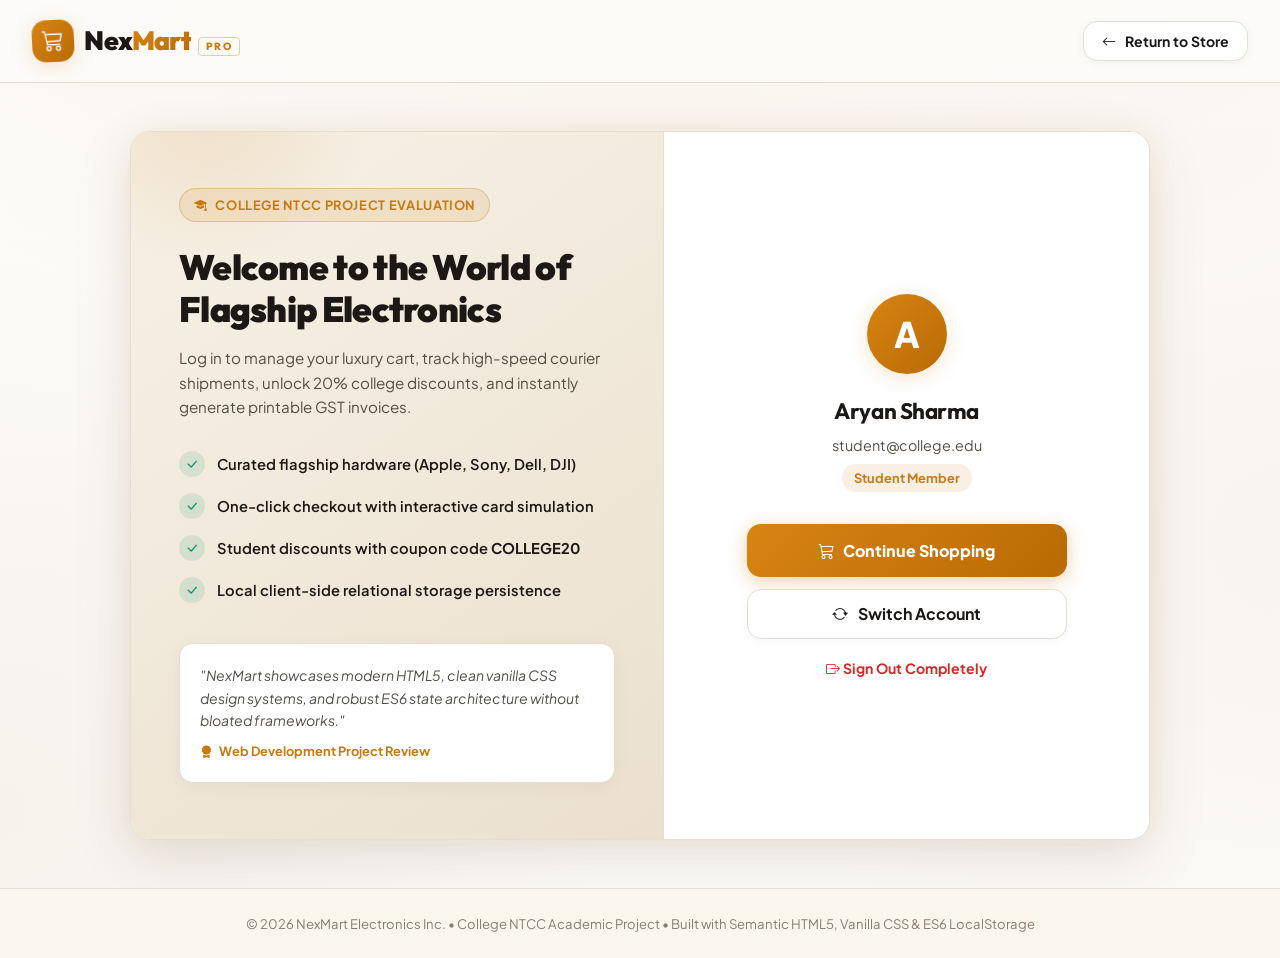
<file: login.html>
<!DOCTYPE html>
<html lang="en">
<head>
  <meta charset="UTF-8">
  <meta name="viewport" content="width=device-width, initial-scale=1.0">
  <meta name="description" content="NexMart - Secure Account Login and Registration. Access your orders, wishlist, and student discounts.">
  <title>Account Login & Register | NexMart Luxury Electronics</title>

  <!-- Google Fonts -->
  <link rel="preconnect" href="https://fonts.googleapis.com">
  <link rel="preconnect" href="https://fonts.gstatic.com" crossorigin>
  <link href="https://fonts.googleapis.com/css2?family=Outfit:wght@400;500;600;700;800;900&family=Plus+Jakarta+Sans:wght@300;400;500;600;700;800&display=swap" rel="stylesheet">

  <!-- Bootstrap Icons CDN -->
  <link rel="stylesheet" href="https://cdn.jsdelivr.net/npm/bootstrap-icons@1.11.3/font/bootstrap-icons.min.css">

  <!-- Main Stylesheet -->
  <link rel="stylesheet" href="css/style.css?v=8">

  <style>
    /* Dedicated Login Page Specific Styles */
    .auth-page-wrapper {
      min-height: 100vh;
      display: flex;
      flex-direction: column;
      justify-content: space-between;
      position: relative;
    }

    .auth-page-header {
      padding: 1.25rem 2rem;
      display: flex;
      justify-content: space-between;
      align-items: center;
      background: rgba(252, 251, 249, 0.95);
      border-bottom: 1px solid var(--border-subtle);
      backdrop-filter: var(--glass-backdrop);
    }

    .auth-page-body {
      flex: 1;
      display: flex;
      align-items: center;
      justify-content: center;
      padding: 3rem 1.5rem;
    }

    .auth-card-container {
      width: 100%;
      max-width: 1020px;
      background: #ffffff;
      border: 1px solid var(--border-subtle);
      border-radius: var(--radius-lg);
      box-shadow: 0 20px 60px rgba(80, 60, 40, 0.12), 0 0 30px rgba(200, 122, 18, 0.08);
      display: grid;
      grid-template-columns: 1.1fr 1fr;
      overflow: hidden;
    }

    /* Left Promo Showcase Banner */
    .auth-showcase-side {
      background: linear-gradient(145deg, #f7f1e6 0%, #ebe0ce 100%);
      padding: 3.5rem 3rem;
      display: flex;
      flex-direction: column;
      justify-content: space-between;
      border-right: 1px solid var(--border-subtle);
      position: relative;
      overflow: hidden;
    }

    .auth-showcase-side::before {
      content: '';
      position: absolute;
      top: -30%;
      left: -20%;
      width: 350px;
      height: 350px;
      background: radial-gradient(circle, rgba(200, 122, 18, 0.15), transparent 70%);
      pointer-events: none;
    }

    .showcase-badge {
      display: inline-flex;
      align-items: center;
      gap: 0.5rem;
      background: rgba(200, 122, 18, 0.12);
      color: var(--accent-gold);
      border: 1px solid rgba(200, 122, 18, 0.3);
      padding: 0.35rem 0.85rem;
      border-radius: var(--radius-full);
      font-size: 0.8rem;
      font-weight: 700;
      text-transform: uppercase;
      letter-spacing: 0.05em;
      margin-bottom: 1.5rem;
      width: fit-content;
    }

    .showcase-title {
      font-size: 2.2rem;
      line-height: 1.2;
      font-weight: 900;
      margin-bottom: 1rem;
      color: var(--text-primary);
    }

    .showcase-desc {
      color: var(--text-secondary);
      font-size: 0.95rem;
      line-height: 1.6;
      margin-bottom: 2rem;
    }

    .perks-checklist {
      list-style: none;
      display: flex;
      flex-direction: column;
      gap: 1rem;
      margin-bottom: 2.5rem;
    }

    .perk-check-item {
      display: flex;
      align-items: center;
      gap: 0.75rem;
      font-size: 0.92rem;
      color: var(--text-primary);
      font-weight: 600;
    }

    .check-icon-circle {
      width: 26px;
      height: 26px;
      border-radius: var(--radius-full);
      background: rgba(5, 150, 105, 0.12);
      color: var(--accent-green);
      display: flex;
      align-items: center;
      justify-content: center;
      font-size: 0.85rem;
      flex-shrink: 0;
    }

    .showcase-quote-card {
      background: #ffffff;
      border: 1px solid var(--border-subtle);
      border-radius: var(--radius-md);
      padding: 1.25rem;
      box-shadow: 0 4px 16px rgba(80, 60, 40, 0.06);
    }

    .quote-text {
      font-size: 0.88rem;
      color: var(--text-secondary);
      font-style: italic;
      margin-bottom: 0.6rem;
    }

    .quote-author {
      font-size: 0.8rem;
      font-weight: 700;
      color: var(--accent-gold);
      display: flex;
      align-items: center;
      gap: 0.4rem;
    }

    /* Right Form Side */
    .auth-form-side {
      padding: 3.5rem 3rem;
      display: flex;
      flex-direction: column;
      justify-content: center;
      background: #ffffff;
    }

    .auth-tab-nav {
      display: flex;
      border-bottom: 2px solid var(--border-subtle);
      margin-bottom: 1.75rem;
    }

    .auth-tab-trigger {
      flex: 1;
      padding: 0.85rem 0.5rem;
      text-align: center;
      font-weight: 700;
      font-size: 1.05rem;
      color: var(--text-muted);
      border-bottom: 2px solid transparent;
      margin-bottom: -2px;
      transition: all var(--transition-fast);
      cursor: pointer;
    }

    .auth-tab-trigger.active {
      color: var(--accent-gold);
      border-bottom-color: var(--accent-gold);
    }

    .input-icon-wrap {
      position: relative;
      display: flex;
      align-items: center;
    }

    .input-icon-wrap i.field-icon {
      position: absolute;
      left: 1rem;
      color: var(--text-muted);
      font-size: 1.05rem;
      pointer-events: none;
      transition: color var(--transition-fast);
    }

    .input-icon-wrap .form-control {
      padding-left: 2.75rem;
      padding-right: 2.75rem;
      width: 100%;
    }

    .input-icon-wrap .form-control:focus + i.field-icon {
      color: var(--accent-gold);
    }

    .btn-toggle-pwd {
      position: absolute;
      right: 0.85rem;
      color: var(--text-muted);
      cursor: pointer;
      font-size: 1.1rem;
      padding: 0.25rem;
      transition: color var(--transition-fast);
    }

    .btn-toggle-pwd:hover {
      color: var(--text-primary);
    }

    .remember-forgot-row {
      display: flex;
      justify-content: space-between;
      align-items: center;
      font-size: 0.85rem;
      margin: 1rem 0 1.5rem;
    }

    .remember-checkbox {
      display: flex;
      align-items: center;
      gap: 0.5rem;
      color: var(--text-secondary);
      cursor: pointer;
    }

    .link-forgot {
      color: var(--accent-gold);
      font-weight: 600;
      transition: text-decoration var(--transition-fast);
    }

    .link-forgot:hover {
      text-decoration: underline;
    }

    .alert-box {
      padding: 0.75rem 1rem;
      border-radius: var(--radius-sm);
      font-size: 0.86rem;
      margin-bottom: 1.25rem;
      display: none;
      align-items: center;
      gap: 0.6rem;
    }

    .alert-box.alert-error {
      display: flex;
      background: #fef2f2;
      border: 1px solid #fecaca;
      color: var(--accent-red);
    }

    .alert-box.alert-success {
      display: flex;
      background: #ecfdf5;
      border: 1px solid #a7f3d0;
      color: var(--accent-green);
    }

    /* Active User Logged In Card State */
    .active-session-card {
      text-align: center;
      padding: 2.5rem 1rem;
      display: none;
    }

    .avatar-large {
      width: 80px;
      height: 80px;
      border-radius: var(--radius-full);
      background: var(--gradient-gold);
      color: #ffffff;
      font-size: 2.2rem;
      font-weight: 800;
      display: flex;
      align-items: center;
      justify-content: center;
      margin: 0 auto 1.25rem;
      box-shadow: var(--shadow-gold);
    }

    @media (max-width: 860px) {
      .auth-card-container {
        grid-template-columns: 1fr;
      }
      .auth-showcase-side {
        padding: 2.5rem 1.75rem;
      }
      .auth-form-side {
        padding: 2.5rem 1.75rem;
      }
    }

    @media (max-width: 640px) {
      .auth-page-header {
        padding: 0.85rem 1rem;
      }
      .auth-page-body {
        padding: 1rem 0.75rem 2rem;
      }
      .auth-card-container {
        border-radius: var(--radius-md);
        box-shadow: 0 10px 30px rgba(80, 60, 40, 0.08);
      }
      .auth-showcase-side {
        display: none; /* Focus directly on login / register on mobile */
      }
      .auth-form-side {
        padding: 1.75rem 1.25rem;
      }
      .social-login-grid {
        grid-template-columns: 1fr;
        gap: 0.5rem;
      }
      .auth-header-title {
        font-size: 1.5rem;
      }
    }

    @media (max-width: 380px) {
      .auth-form-side {
        padding: 1.5rem 0.85rem;
      }
      .remember-forgot-row {
        flex-direction: column;
        align-items: flex-start;
        gap: 0.75rem;
      }
    }
  </style>
</head>
<body>

  <div class="auth-page-wrapper">
    <!-- Header -->
    <header class="auth-page-header">
      <a href="index.html" class="brand-logo" title="Back to NexMart Store">
        <div class="logo-icon-box">
          <i class="bi bi-cart3"></i>
        </div>
        <div>
          Nex<span class="brand-highlight">Mart</span>
          <span class="brand-tag">PRO</span>
        </div>
      </a>

      <div style="display:flex;align-items:center;gap:1.5rem;">
        <span style="font-size:0.85rem;color:var(--text-muted);display:none;@media(min-width:640px){display:inline;}">
          <i class="bi bi-shield-lock-fill text-gold"></i> 256-Bit SSL Encrypted
        </span>
        <a href="index.html" class="btn-secondary" style="padding:0.5rem 1.1rem;font-size:0.88rem;">
          <i class="bi bi-arrow-left"></i> Return to Store
        </a>
      </div>
    </header>

    <!-- Main Content Grid -->
    <main class="auth-page-body">
      <div class="auth-card-container">
        
        <!-- Left Side: Brand Value & Academic Showcase -->
        <div class="auth-showcase-side">
          <div>
            <div class="showcase-badge">
              <i class="bi bi-mortarboard-fill"></i> College NTCC Project Evaluation
            </div>
            <h2 class="showcase-title">
              Welcome to the World of <span class="brand-highlight">Flagship Electronics</span>
            </h2>
            <p class="showcase-desc">
              Log in to manage your luxury cart, track high-speed courier shipments, unlock 20% college discounts, and instantly generate printable GST invoices.
            </p>

            <ul class="perks-checklist">
              <li class="perk-check-item">
                <div class="check-icon-circle"><i class="bi bi-check-lg"></i></div>
                <span>Curated flagship hardware (Apple, Sony, Dell, DJI)</span>
              </li>
              <li class="perk-check-item">
                <div class="check-icon-circle"><i class="bi bi-check-lg"></i></div>
                <span>One-click checkout with interactive card simulation</span>
              </li>
              <li class="perk-check-item">
                <div class="check-icon-circle"><i class="bi bi-check-lg"></i></div>
                <span>Student discounts with coupon code <strong>COLLEGE20</strong></span>
              </li>
              <li class="perk-check-item">
                <div class="check-icon-circle"><i class="bi bi-check-lg"></i></div>
                <span>Local client-side relational storage persistence</span>
              </li>
            </ul>
          </div>

          <div class="showcase-quote-card">
            <p class="quote-text">
              "NexMart showcases modern HTML5, clean vanilla CSS design systems, and robust ES6 state architecture without bloated frameworks."
            </p>
            <div class="quote-author">
              <i class="bi bi-award-fill"></i> Web Development Project Review
            </div>
          </div>
        </div>

        <!-- Right Side: Forms (Sign In & Register) -->
        <div class="auth-form-side">
          
          <!-- State 1: Active User Session View -->
          <div id="active-session-view" class="active-session-card">
            <div id="session-avatar" class="avatar-large">A</div>
            <h3 id="session-name" style="font-size:1.4rem;margin-bottom:0.25rem;">Aryan Sharma</h3>
            <p id="session-email" class="text-secondary" style="font-size:0.9rem;margin-bottom:0.4rem;">student@college.edu</p>
            <span id="session-role" style="display:inline-block;padding:0.25rem 0.75rem;background:rgba(200,122,18,0.12);color:var(--accent-gold);border-radius:var(--radius-full);font-size:0.8rem;font-weight:700;margin-bottom:2rem;">
              Student Member
            </span>

            <div style="display:flex;flex-direction:column;gap:0.75rem;max-width:320px;margin:0 auto;">
              <a href="index.html" class="btn-primary" style="justify-content:center;">
                <i class="bi bi-cart3"></i> Continue Shopping
              </a>
              <button id="btn-switch-account" class="btn-secondary" style="justify-content:center;">
                <i class="bi bi-arrow-repeat"></i> Switch Account
              </button>
              <button id="btn-session-logout" style="color:var(--accent-red);font-size:0.88rem;font-weight:700;margin-top:0.5rem;background:none;border:none;">
                <i class="bi bi-box-arrow-right"></i> Sign Out Completely
              </button>
            </div>
          </div>

          <!-- State 2: Auth Forms Area -->
          <div id="auth-forms-container">
            <!-- Tabs -->
            <div class="auth-tab-nav">
              <button type="button" id="tab-btn-signin" class="auth-tab-trigger active">
                <i class="bi bi-box-arrow-in-right"></i> Sign In
              </button>
              <button type="button" id="tab-btn-register" class="auth-tab-trigger">
                <i class="bi bi-person-plus"></i> Create Account
              </button>
            </div>

            <!-- Demo Test Accounts Box -->
            <div class="demo-credentials-box" style="margin-bottom:1.5rem;">
              <strong><i class="bi bi-key-fill text-gold"></i> 1-Click College Demo Accounts:</strong>
              <div style="display:flex;gap:0.5rem;flex-wrap:wrap;margin-top:0.45rem;">
                <span class="demo-account-chip" id="demo-student-chip" title="Click to autofill student credentials">
                  🎓 Aryan Sharma (Student)
                </span>
                <span class="demo-account-chip" id="demo-pro-chip" title="Click to autofill pro member credentials">
                  💎 Priya Patel (Pro Member)
                </span>
              </div>
            </div>

            <!-- Feedback Alert Banner -->
            <div id="auth-alert" class="alert-box">
              <i id="alert-icon" class="bi bi-exclamation-circle-fill"></i>
              <span id="alert-message">Error message text</span>
            </div>

            <!-- FORM 1: SIGN IN -->
            <form id="form-login">
              <div class="form-field">
                <label for="input-login-email">Email Address</label>
                <div class="input-icon-wrap">
                  <input type="email" id="input-login-email" class="form-control" placeholder="name@college.edu" required autocomplete="username">
                  <i class="bi bi-envelope field-icon"></i>
                </div>
              </div>

              <div class="form-field">
                <label for="input-login-pwd">Password</label>
                <div class="input-icon-wrap">
                  <input type="password" id="input-login-pwd" class="form-control" placeholder="Enter your password" required autocomplete="current-password">
                  <i class="bi bi-lock field-icon"></i>
                  <i class="bi bi-eye btn-toggle-pwd" id="toggle-login-pwd" title="Show/Hide password"></i>
                </div>
              </div>

              <div class="remember-forgot-row">
                <label class="remember-checkbox">
                  <input type="checkbox" id="check-remember" checked style="accent-color:var(--accent-gold);">
                  <span>Remember me</span>
                </label>
                <a href="javascript:void(0)" id="link-forgot-pwd" class="link-forgot">Forgot Password?</a>
              </div>

              <button type="submit" id="btn-submit-login" class="btn-primary" style="width:100%;justify-content:center;padding:0.9rem;">
                <i class="bi bi-shield-check"></i> Sign In to NexMart
              </button>
            </form>

            <!-- FORM 2: REGISTER -->
            <form id="form-register" style="display:none;">
              <div class="form-field">
                <label for="input-reg-name">Full Name *</label>
                <div class="input-icon-wrap">
                  <input type="text" id="input-reg-name" class="form-control" placeholder="e.g. Rahul Verma" required>
                  <i class="bi bi-person field-icon"></i>
                </div>
              </div>

              <div class="form-group-row">
                <div class="form-field">
                  <label for="input-reg-email">Email Address *</label>
                  <div class="input-icon-wrap">
                    <input type="email" id="input-reg-email" class="form-control" placeholder="name@domain.com" required>
                    <i class="bi bi-envelope field-icon"></i>
                  </div>
                </div>
                <div class="form-field">
                  <label for="input-reg-phone">Phone Number *</label>
                  <div class="input-icon-wrap">
                    <input type="tel" id="input-reg-phone" class="form-control" placeholder="+91 98765 00000" required>
                    <i class="bi bi-telephone field-icon"></i>
                  </div>
                </div>
              </div>

              <div class="form-field">
                <label for="input-reg-pwd">Create Password *</label>
                <div class="input-icon-wrap">
                  <input type="password" id="input-reg-pwd" class="form-control" placeholder="Minimum 6 characters" minlength="6" required>
                  <i class="bi bi-lock field-icon"></i>
                  <i class="bi bi-eye btn-toggle-pwd" id="toggle-reg-pwd" title="Show/Hide password"></i>
                </div>
              </div>

              <div class="form-field">
                <label for="input-reg-address">Delivery Address (Hostel / Home)</label>
                <div class="input-icon-wrap">
                  <input type="text" id="input-reg-address" class="form-control" placeholder="Flat/Room No., Street, City, State">
                  <i class="bi bi-geo-alt field-icon"></i>
                </div>
              </div>

              <div style="font-size:0.8rem;color:var(--text-muted);margin:1rem 0 1.25rem;display:flex;align-items:flex-start;gap:0.5rem;">
                <input type="checkbox" id="check-terms" checked required style="accent-color:var(--accent-gold);margin-top:2px;">
                <label for="check-terms">I agree to NexMart's Terms of Service and Privacy Policy for college evaluation.</label>
              </div>

              <button type="submit" id="btn-submit-register" class="btn-primary" style="width:100%;justify-content:center;padding:0.9rem;">
                <i class="bi bi-person-check-fill"></i> Create Account & Sign In
              </button>
            </form>

            <div style="text-align:center;margin-top:1.75rem;padding-top:1.25rem;border-top:1px solid var(--border-subtle);font-size:0.85rem;color:var(--text-secondary);">
              Need to browse products first?
              <a href="index.html" style="color:var(--accent-gold);font-weight:700;margin-left:4px;">
                Explore Catalog &rarr;
              </a>
            </div>
          </div>

        </div>

      </div>
    </main>

    <!-- Footer Note -->
    <footer style="text-align:center;padding:1.5rem;font-size:0.82rem;color:var(--text-muted);border-top:1px solid var(--border-subtle);background:#fbf7ef;">
      &copy; 2026 NexMart Electronics Inc. &bull; College NTCC Academic Project &bull; Built with Semantic HTML5, Vanilla CSS & ES6 LocalStorage
    </footer>
  </div>

  <!-- Toast Container -->
  <div class="toast-container"></div>

  <!-- Scripts -->
  <script src="js/store.js?v=6"></script>
  <script>
    // Login & Register Controller
    document.addEventListener('DOMContentLoaded', () => {
      // DOM Elements
      const tabSignIn = document.getElementById('tab-btn-signin');
      const tabRegister = document.getElementById('tab-btn-register');
      const formLogin = document.getElementById('form-login');
      const formRegister = document.getElementById('form-register');

      const loginEmailInput = document.getElementById('input-login-email');
      const loginPwdInput = document.getElementById('input-login-pwd');
      const toggleLoginPwd = document.getElementById('toggle-login-pwd');

      const regNameInput = document.getElementById('input-reg-name');
      const regEmailInput = document.getElementById('input-reg-email');
      const regPhoneInput = document.getElementById('input-reg-phone');
      const regPwdInput = document.getElementById('input-reg-pwd');
      const regAddressInput = document.getElementById('input-reg-address');
      const toggleRegPwd = document.getElementById('toggle-reg-pwd');

      const demoStudentChip = document.getElementById('demo-student-chip');
      const demoProChip = document.getElementById('demo-pro-chip');

      const authAlert = document.getElementById('auth-alert');
      const alertMsg = document.getElementById('alert-message');
      const alertIcon = document.getElementById('alert-icon');
      const linkForgot = document.getElementById('link-forgot-pwd');

      // Session UI
      const activeSessionView = document.getElementById('active-session-view');
      const authFormsContainer = document.getElementById('auth-forms-container');
      const sessionAvatar = document.getElementById('session-avatar');
      const sessionName = document.getElementById('session-name');
      const sessionEmail = document.getElementById('session-email');
      const sessionRole = document.getElementById('session-role');
      const btnSwitchAccount = document.getElementById('btn-switch-account');
      const btnSessionLogout = document.getElementById('btn-session-logout');

      // Check current user state
      function checkActiveUser() {
        const user = Store.getCurrentUser();
        const urlParams = new URLSearchParams(window.location.search);
        const switchMode = urlParams.get('action') === 'switch';

        if (user && !switchMode) {
          activeSessionView.style.display = 'block';
          authFormsContainer.style.display = 'none';

          sessionAvatar.textContent = user.name ? user.name.charAt(0).toUpperCase() : 'U';
          sessionName.textContent = user.name || 'Valued User';
          sessionEmail.textContent = user.email || '';
          sessionRole.textContent = user.role || 'Member';
        } else {
          activeSessionView.style.display = 'none';
          authFormsContainer.style.display = 'block';
        }
      }

      checkActiveUser();

      // Tab Switching
      tabSignIn.addEventListener('click', () => {
        tabSignIn.classList.add('active');
        tabRegister.classList.remove('active');
        formLogin.style.display = 'block';
        formRegister.style.display = 'none';
        hideAlert();
      });

      tabRegister.addEventListener('click', () => {
        tabRegister.classList.add('active');
        tabSignIn.classList.remove('active');
        formRegister.style.display = 'block';
        formLogin.style.display = 'none';
        hideAlert();
      });

      // Show/Hide Password Toggle
      function setupPwdToggle(toggleBtn, input) {
        toggleBtn.addEventListener('click', () => {
          const isPwd = input.type === 'password';
          input.type = isPwd ? 'text' : 'password';
          toggleBtn.className = isPwd ? 'bi bi-eye-slash btn-toggle-pwd' : 'bi bi-eye btn-toggle-pwd';
        });
      }

      setupPwdToggle(toggleLoginPwd, loginPwdInput);
      setupPwdToggle(toggleRegPwd, regPwdInput);

      // Demo Account Autofill
      demoStudentChip.addEventListener('click', () => {
        tabSignIn.click();
        loginEmailInput.value = 'student@college.edu';
        loginPwdInput.value = 'student123';
        showAlert('success', 'Demo student credentials loaded! Click Sign In below.');
      });

      demoProChip.addEventListener('click', () => {
        tabSignIn.click();
        loginEmailInput.value = 'pro@nexmart.com';
        loginPwdInput.value = 'pro123';
        showAlert('success', 'Demo pro member credentials loaded! Click Sign In below.');
      });

      // Alerts
      function showAlert(type, message) {
        authAlert.className = `alert-box alert-${type}`;
        alertMsg.textContent = message;
        alertIcon.className = type === 'success' ? 'bi bi-check-circle-fill' : 'bi bi-exclamation-circle-fill';
        authAlert.style.display = 'flex';
      }

      function hideAlert() {
        authAlert.style.display = 'none';
      }

      // Login Form Submit
      formLogin.addEventListener('submit', (e) => {
        e.preventDefault();
        const email = loginEmailInput.value.trim();
        const pwd = loginPwdInput.value.trim();

        if (!email || !pwd) {
          showAlert('error', 'Please fill in both email and password.');
          return;
        }

        const res = Store.login(email, pwd);
        if (res.success) {
          showAlert('success', `Welcome back, ${res.user.name}! Redirecting to store...`);
          Store.showToast('Login Successful', `Signed in as ${res.user.name}`, 'success');
          
          setTimeout(() => {
            const redirectUrl = new URLSearchParams(window.location.search).get('redirect') || 'index.html';
            window.location.href = redirectUrl;
          }, 900);
        } else {
          showAlert('error', res.message || 'Invalid email or password. Please verify credentials.');
        }
      });

      // Register Form Submit
      formRegister.addEventListener('submit', (e) => {
        e.preventDefault();
        const name = regNameInput.value.trim();
        const email = regEmailInput.value.trim();
        const phone = regPhoneInput.value.trim();
        const pwd = regPwdInput.value.trim();
        const address = regAddressInput.value.trim();

        if (!name || !email || !pwd) {
          showAlert('error', 'Please fill in all required fields.');
          return;
        }

        if (pwd.length < 6) {
          showAlert('error', 'Password must be at least 6 characters long.');
          return;
        }

        const res = Store.register({ name, email, phone, password: pwd, address });
        if (res.success) {
          showAlert('success', `Account created successfully! Welcome, ${res.user.name}. Redirecting...`);
          Store.showToast('Account Created', `Welcome to NexMart, ${res.user.name}!`, 'success');

          setTimeout(() => {
            const redirectUrl = new URLSearchParams(window.location.search).get('redirect') || 'index.html';
            window.location.href = redirectUrl;
          }, 1000);
        } else {
          showAlert('error', res.message || 'Registration failed. Email may already be in use.');
        }
      });

      // Switch Account button
      btnSwitchAccount.addEventListener('click', () => {
        activeSessionView.style.display = 'none';
        authFormsContainer.style.display = 'block';
        tabSignIn.click();
      });

      // Session Logout button
      btnSessionLogout.addEventListener('click', () => {
        Store.logout();
        Store.showToast('Logged Out', 'You have been safely signed out.', 'info');
        activeSessionView.style.display = 'none';
        authFormsContainer.style.display = 'block';
        tabSignIn.click();
        showAlert('success', 'Logged out successfully. You can now log into another account.');
      });

      // Forgot Password simulation
      linkForgot.addEventListener('click', () => {
        const email = loginEmailInput.value.trim();
        if (email) {
          showAlert('success', `Password reset token simulated: A recovery link has been sent to ${email}`);
        } else {
          showAlert('error', 'Please enter your email address in the field above first.');
          loginEmailInput.focus();
        }
      });
    });
  </script>
</body>
</html>
</file>
<file: css/style.css>
/* ===================================================================
   NexMart - Luxury Ivory & Cream Theme E-Commerce Stylesheet
   Modern Glassmorphism, Warm Amber Accents, Smooth Micro-Interactions
   =================================================================== */

@import url('https://fonts.googleapis.com/css2?family=Plus+Jakarta+Sans:wght@300;400;500;600;700;800&family=Outfit:wght@400;500;600;700;800;900&display=swap');

:root {
  /* Color Palette - Luxury Warm White & Cream Theme */
  --bg-primary: #fcfbf9;
  --bg-secondary: #f4eee3;
  --bg-card: #ffffff;
  --bg-card-hover: #ffffff;
  --bg-elevated: #ffffff;
  --bg-input: #ffffff;
  --border-subtle: #e8ded0;
  --border-glow: rgba(200, 122, 18, 0.35);
  --border-focus: #c87a12;

  /* Accent & Gradients */
  --accent-gold: #c87a12;
  --accent-gold-light: #e6962c;
  --accent-gold-dark: #9e5b02;
  --accent-blue: #2563eb;
  --accent-purple: #7c3aed;
  --accent-green: #059669;
  --accent-red: #dc2626;

  --gradient-gold: linear-gradient(135deg, #d88314 0%, #b86b03 100%);
  --gradient-gold-subtle: linear-gradient(135deg, rgba(200, 122, 18, 0.12) 0%, rgba(200, 122, 18, 0.03) 100%);
  --gradient-dark: linear-gradient(180deg, #fcfbf9 0%, #f4eee3 100%);
  --gradient-card: linear-gradient(145deg, #ffffff 0%, #fdfcf9 100%);
  --gradient-hero: radial-gradient(circle at 50% 20%, rgba(200, 122, 18, 0.08) 0%, rgba(252, 251, 249, 0) 70%);

  /* Typography */
  --font-heading: 'Outfit', -apple-system, BlinkMacSystemFont, sans-serif;
  --font-body: 'Plus Jakarta Sans', -apple-system, BlinkMacSystemFont, sans-serif;

  /* Text Colors */
  --text-primary: #1c1815;
  --text-secondary: #574d43;
  --text-muted: #8a7c6f;
  --text-gold: #b36b04;

  /* Shadows & Glass */
  --shadow-sm: 0 2px 8px rgba(80, 60, 40, 0.06);
  --shadow-md: 0 8px 24px rgba(80, 60, 40, 0.08);
  --shadow-lg: 0 16px 40px rgba(80, 60, 40, 0.12);
  --shadow-gold: 0 4px 20px rgba(200, 122, 18, 0.2);
  --glass-backdrop: blur(16px) saturate(180%);

  /* Transitions */
  --transition-fast: 0.15s cubic-bezier(0.4, 0, 0.2, 1);
  --transition-normal: 0.25s cubic-bezier(0.4, 0, 0.2, 1);
  --transition-slow: 0.4s cubic-bezier(0.4, 0, 0.2, 1);

  /* Radius */
  --radius-sm: 8px;
  --radius-md: 14px;
  --radius-lg: 20px;
  --radius-full: 9999px;
}

/* ================= Base & Reset ================= */
*, *::before, *::after {
  box-sizing: border-box;
  margin: 0;
  padding: 0;
}

html {
  scroll-behavior: smooth;
  font-size: 16px;
}

::selection {
  background: #f0dec5;
  color: #1c1815;
}


body {
  font-family: var(--font-body);
  background-color: var(--bg-primary);
  color: var(--text-primary);
  line-height: 1.6;
  overflow-x: hidden;
  background-image: 
    radial-gradient(ellipse 80% 50% at 50% -10%, rgba(200, 122, 18, 0.07), transparent),
    radial-gradient(circle at 100% 60%, rgba(210, 180, 140, 0.09), transparent 40%),
    radial-gradient(circle at 0% 90%, rgba(230, 215, 195, 0.25), transparent 40%);
  background-attachment: fixed;
  min-height: 100vh;
}

h1, h2, h3, h4, h5, h6 {
  font-family: var(--font-heading);
  font-weight: 700;
  letter-spacing: -0.02em;
  color: var(--text-primary);
}

a {
  color: inherit;
  text-decoration: none;
}

button, input, select, textarea {
  font-family: inherit;
  font-size: inherit;
  outline: none;
  border: none;
}

button {
  cursor: pointer;
  background: none;
  transition: all var(--transition-normal);
}

img {
  max-width: 100%;
  height: auto;
  display: block;
}

/* Custom Scrollbar */
::-webkit-scrollbar {
  width: 8px;
  height: 8px;
}
::-webkit-scrollbar-track {
  background: var(--bg-secondary);
}
::-webkit-scrollbar-thumb {
  background: #dcd0be;
  border-radius: var(--radius-full);
}
::-webkit-scrollbar-thumb:hover {
  background: var(--accent-gold);
}

/* Utilities */
.container {
  max-width: 1400px;
  margin: 0 auto;
  padding: 0 1.5rem;
}

.text-gold { color: var(--accent-gold); }
.text-muted { color: var(--text-muted); }
.text-secondary { color: var(--text-secondary); }
.bg-gold { background: var(--gradient-gold); color: #fff; }

/* ================= Navigation Header ================= */
.site-header {
  position: sticky;
  top: 0;
  z-index: 1000;
  background: rgba(252, 251, 249, 0.94);
  backdrop-filter: var(--glass-backdrop);
  -webkit-backdrop-filter: var(--glass-backdrop);
  border-bottom: 1px solid var(--border-subtle);
  transition: all var(--transition-normal);
}

.site-header.scrolled {
  box-shadow: 0 4px 20px rgba(80, 60, 40, 0.08);
  border-bottom-color: rgba(200, 122, 18, 0.25);
}

/* Top Announcement Bar */
.top-bar {
  background: linear-gradient(90deg, #f5efe3 0%, #ebe0ce 50%, #f5efe3 100%);
  border-bottom: 1px solid var(--border-subtle);
  padding: 0.4rem 1.5rem;
  font-size: 0.82rem;
  color: var(--text-secondary);
}

.top-bar-content {
  display: flex;
  justify-content: space-between;
  align-items: center;
}

.announcement-badge {
  background: rgba(200, 122, 18, 0.12);
  color: var(--accent-gold);
  padding: 0.15rem 0.6rem;
  border-radius: var(--radius-full);
  font-weight: 700;
  font-size: 0.75rem;
  margin-right: 0.5rem;
  border: 1px solid rgba(200, 122, 18, 0.3);
}

.top-links {
  display: flex;
  gap: 1.25rem;
  align-items: center;
}

.top-link {
  color: var(--text-secondary);
  transition: color var(--transition-fast);
  display: flex;
  align-items: center;
  gap: 0.35rem;
}

.top-link:hover {
  color: var(--accent-gold);
}

/* Main Navbar */
.nav-main {
  display: flex;
  align-items: center;
  justify-content: space-between;
  gap: 2rem;
  padding: 1rem 0;
}

/* Logo */
.brand-logo {
  display: flex;
  align-items: center;
  gap: 0.65rem;
  font-family: var(--font-heading);
  font-size: 1.65rem;
  font-weight: 900;
  color: var(--text-primary);
  letter-spacing: -0.03em;
  position: relative;
  flex-shrink: 0;
}

.logo-icon-box {
  width: 42px;
  height: 42px;
  border-radius: var(--radius-md);
  background: var(--gradient-gold);
  display: flex;
  align-items: center;
  justify-content: center;
  color: #ffffff;
  font-size: 1.35rem;
  box-shadow: var(--shadow-gold);
  transform: rotate(-3deg);
  transition: transform var(--transition-normal);
}

.brand-logo:hover .logo-icon-box {
  transform: rotate(0deg) scale(1.05);
}

.brand-logo .brand-highlight {
  background: var(--gradient-gold);
  -webkit-background-clip: text;
  -webkit-text-fill-color: transparent;
}

.brand-tag {
  font-size: 0.65rem;
  text-transform: uppercase;
  letter-spacing: 0.15em;
  color: var(--accent-gold);
  font-weight: 800;
  margin-left: 0.2rem;
  padding: 0.15rem 0.4rem;
  border: 1px solid var(--border-glow);
  border-radius: 4px;
}

/* Search Bar with live autocomplete */
.header-search {
  flex: 1;
  max-width: 600px;
  position: relative;
}

.search-wrapper {
  display: flex;
  align-items: center;
  background: var(--bg-input);
  border: 1.5px solid var(--border-subtle);
  border-radius: var(--radius-full);
  padding: 0.4rem 0.5rem 0.4rem 1.25rem;
  transition: all var(--transition-normal);
  box-shadow: 0 2px 8px rgba(80, 60, 40, 0.05);
}

.search-wrapper:focus-within {
  border-color: var(--accent-gold);
  box-shadow: 0 0 0 3px rgba(200, 122, 18, 0.15), 0 4px 12px rgba(80, 60, 40, 0.08);
  background: #ffffff;
}

.search-input {
  width: 100%;
  background: transparent;
  color: var(--text-primary);
  font-size: 0.95rem;
  padding: 0.35rem 0;
}

.search-input::placeholder {
  color: var(--text-muted);
}

.search-btn {
  background: var(--gradient-gold);
  color: #ffffff;
  width: 38px;
  height: 38px;
  border-radius: var(--radius-full);
  display: flex;
  align-items: center;
  justify-content: center;
  font-size: 1.1rem;
  flex-shrink: 0;
  transition: transform var(--transition-fast);
}

.search-btn:hover {
  transform: scale(1.08);
}

/* Live Search Suggestions Dropdown */
.search-results-dropdown {
  position: absolute;
  top: calc(100% + 8px);
  left: 0;
  right: 0;
  background: var(--bg-elevated);
  border: 1px solid var(--border-subtle);
  border-radius: var(--radius-md);
  box-shadow: 0 10px 30px rgba(80, 60, 40, 0.12);
  max-height: 420px;
  overflow-y: auto;
  z-index: 100;
  display: none;
  backdrop-filter: var(--glass-backdrop);
}

.search-results-dropdown.active {
  display: block;
  animation: fadeInDown 0.2s ease;
}

.search-item {
  display: flex;
  align-items: center;
  gap: 1rem;
  padding: 0.75rem 1rem;
  border-bottom: 1px solid #f2ece0;
  transition: background var(--transition-fast);
  cursor: pointer;
}

.search-item:hover {
  background: #f8f3e8;
}

.search-item-img {
  width: 44px;
  height: 44px;
  object-fit: cover;
  border-radius: var(--radius-sm);
  background: #efe7d9;
}

.search-item-info {
  flex: 1;
}

.search-item-title {
  font-size: 0.9rem;
  font-weight: 600;
  color: var(--text-primary);
  white-space: nowrap;
  overflow: hidden;
  text-overflow: ellipsis;
  max-width: 360px;
}

.search-item-price {
  font-size: 0.85rem;
  color: var(--accent-gold);
  font-weight: 700;
}

/* Header Actions */
.header-actions {
  display: flex;
  align-items: center;
  gap: 1.25rem;
}

.action-btn {
  display: flex;
  align-items: center;
  gap: 0.6rem;
  color: var(--text-primary);
  padding: 0.6rem 0.9rem;
  border-radius: var(--radius-md);
  border: 1px solid var(--border-subtle);
  transition: all var(--transition-normal);
  position: relative;
  background: #ffffff;
  box-shadow: 0 1px 4px rgba(80, 60, 40, 0.04);
}

.action-btn:hover {
  background: #fbf7ef;
  border-color: var(--accent-gold);
  transform: translateY(-2px);
}

.action-icon {
  font-size: 1.35rem;
  color: var(--text-secondary);
  transition: color var(--transition-fast);
}

.action-btn:hover .action-icon {
  color: var(--accent-gold);
}

.action-label-box {
  display: flex;
  flex-direction: column;
  text-align: left;
  line-height: 1.2;
}

.action-sub {
  font-size: 0.7rem;
  color: var(--text-muted);
  text-transform: uppercase;
  letter-spacing: 0.05em;
}

.action-main {
  font-size: 0.88rem;
  font-weight: 700;
  color: var(--text-primary);
}

.badge-counter {
  position: absolute;
  top: -4px;
  right: -4px;
  background: var(--gradient-gold);
  color: #ffffff;
  font-size: 0.72rem;
  font-weight: 800;
  min-width: 20px;
  height: 20px;
  padding: 0 4px;
  border-radius: var(--radius-full);
  display: flex;
  align-items: center;
  justify-content: center;
  box-shadow: 0 2px 6px rgba(200, 122, 18, 0.35);
}

/* Secondary Category Navigation Bar */
.category-nav-bar {
  background: rgba(247, 243, 235, 0.95);
  border-top: 1px solid rgba(228, 218, 204, 0.7);
  border-bottom: 1px solid rgba(228, 218, 204, 0.5);
  padding: 0.5rem 0;
  overflow-x: auto;
  scrollbar-width: none;
  -ms-overflow-style: none;
}

.category-nav-bar::-webkit-scrollbar {
  display: none;
}

.category-nav-list {
  display: flex;
  align-items: center;
  gap: 0.6rem;
  list-style: none;
  white-space: nowrap;
  padding: 2px 0;
}

.cat-pill {
  display: flex;
  align-items: center;
  gap: 0.5rem;
  padding: 0.45rem 1.05rem;
  border-radius: var(--radius-full);
  font-size: 0.85rem;
  font-weight: 600;
  color: #4a4036;
  background: #ffffff;
  border: 1px solid rgba(220, 205, 185, 0.7);
  box-shadow: 0 1px 4px rgba(60, 45, 30, 0.04);
  transition: all 0.2s cubic-bezier(0.16, 1, 0.3, 1);
  cursor: pointer;
}

.cat-pill i {
  font-size: 0.95rem;
  color: var(--accent-gold);
  transition: transform 0.2s ease;
}

.cat-pill:hover {
  color: #171310;
  border-color: var(--accent-gold);
  transform: translateY(-1px);
  box-shadow: 0 4px 12px rgba(200, 122, 18, 0.15);
}

.cat-pill.active {
  background: linear-gradient(135deg, #1c1815 0%, #110e0c 100%);
  color: #ffffff;
  border-color: #1c1815;
  font-weight: 700;
  box-shadow: 0 4px 14px rgba(28, 24, 21, 0.25);
}

.cat-pill.active i {
  color: #f59e0b;
}

/* ================= Hero Section ================= */
.hero-section {
  position: relative;
  padding: 3.5rem 0 2.5rem;
  overflow: hidden;
}

.hero-grid {
  display: grid;
  grid-template-columns: 1.15fr 0.85fr;
  align-items: center;
  gap: 3rem;
}

.hero-tag {
  display: inline-flex;
  align-items: center;
  gap: 0.5rem;
  background: rgba(200, 122, 18, 0.1);
  color: var(--accent-gold);
  border: 1px solid rgba(200, 122, 18, 0.25);
  padding: 0.4rem 1rem;
  border-radius: var(--radius-full);
  font-size: 0.85rem;
  font-weight: 700;
  margin-bottom: 1.25rem;
  text-transform: uppercase;
  letter-spacing: 0.05em;
}

.hero-title {
  font-size: 3.6rem;
  line-height: 1.1;
  font-weight: 900;
  margin-bottom: 1.25rem;
  letter-spacing: -0.03em;
}

.hero-title .gradient-text {
  background: linear-gradient(135deg, #1c1815 30%, var(--accent-gold) 100%);
  -webkit-background-clip: text;
  -webkit-text-fill-color: transparent;
}

.hero-subtitle {
  font-size: 1.15rem;
  color: var(--text-secondary);
  margin-bottom: 2rem;
  max-width: 540px;
}

.hero-cta-group {
  display: flex;
  align-items: center;
  gap: 1rem;
  flex-wrap: wrap;
}

.btn-primary {
  background: var(--gradient-gold);
  color: #ffffff;
  font-weight: 800;
  padding: 0.85rem 2rem;
  border-radius: var(--radius-md);
  display: inline-flex;
  align-items: center;
  gap: 0.6rem;
  font-size: 1rem;
  box-shadow: 0 4px 18px rgba(200, 122, 18, 0.35);
  transition: all var(--transition-normal);
}

.btn-primary:hover {
  transform: translateY(-3px) scale(1.02);
  box-shadow: 0 8px 25px rgba(200, 122, 18, 0.5);
}

.btn-secondary {
  background: #ffffff;
  color: var(--text-primary);
  font-weight: 700;
  padding: 0.85rem 1.8rem;
  border-radius: var(--radius-md);
  border: 1.5px solid var(--border-subtle);
  display: inline-flex;
  align-items: center;
  gap: 0.6rem;
  font-size: 1rem;
  box-shadow: 0 2px 8px rgba(80, 60, 40, 0.05);
  transition: all var(--transition-normal);
  backdrop-filter: blur(8px);
}

.btn-secondary:hover {
  background: #fbf7ef;
  border-color: var(--accent-gold);
  transform: translateY(-2px);
}

/* Hero Perks Bar */
.hero-perks {
  display: grid;
  grid-template-columns: repeat(4, 1fr);
  gap: 1.5rem;
  margin-top: 3rem;
  padding-top: 2rem;
  border-top: 1px solid var(--border-subtle);
}

.perk-item {
  display: flex;
  align-items: center;
  gap: 1rem;
}

.perk-icon-wrap {
  width: 48px;
  height: 48px;
  border-radius: var(--radius-md);
  background: rgba(200, 122, 18, 0.1);
  border: 1px solid rgba(200, 122, 18, 0.2);
  display: flex;
  align-items: center;
  justify-content: center;
  color: var(--accent-gold);
  font-size: 1.4rem;
  flex-shrink: 0;
}

.perk-info h4 {
  font-size: 0.95rem;
  font-weight: 700;
}

.perk-info p {
  font-size: 0.8rem;
  color: var(--text-muted);
}

/* Hero Showcase Card */
.hero-visual {
  position: relative;
}

.hero-showcase-card {
  background: #ffffff;
  border: 1px solid var(--border-subtle);
  border-radius: var(--radius-lg);
  padding: 2rem;
  position: relative;
  box-shadow: 0 16px 40px rgba(80, 60, 40, 0.09);
  overflow: hidden;
  backdrop-filter: var(--glass-backdrop);
}

.hero-showcase-card::before {
  content: '';
  position: absolute;
  top: -50%;
  left: -50%;
  width: 200%;
  height: 200%;
  background: radial-gradient(circle at center, rgba(200, 122, 18, 0.08), transparent 60%);
  pointer-events: none;
}

.hero-deal-badge {
  position: absolute;
  top: 1.5rem;
  left: 1.5rem;
  background: rgba(220, 38, 38, 0.95);
  color: #fff;
  font-weight: 800;
  font-size: 0.82rem;
  padding: 0.35rem 0.8rem;
  border-radius: var(--radius-full);
  display: flex;
  align-items: center;
  gap: 0.4rem;
  box-shadow: 0 4px 12px rgba(220, 38, 38, 0.3);
}

.hero-featured-image {
  width: 100%;
  height: 320px;
  object-fit: cover;
  border-radius: var(--radius-md);
  margin: 1.5rem 0 1rem;
  box-shadow: var(--shadow-md);
  transition: transform var(--transition-slow);
}

.hero-showcase-card:hover .hero-featured-image {
  transform: scale(1.03);
}

.hero-deal-footer {
  display: flex;
  justify-content: space-between;
  align-items: flex-end;
}

.hero-deal-title {
  font-size: 1.25rem;
  font-weight: 800;
  margin-bottom: 0.25rem;
}

.hero-deal-price {
  font-size: 1.6rem;
  font-weight: 900;
  color: var(--accent-gold);
}

.hero-deal-old-price {
  font-size: 1rem;
  color: var(--text-muted);
  text-decoration: line-through;
  margin-left: 0.5rem;
}

/* ================= Flash Sale Banner ================= */
.flash-sale-strip {
  background: linear-gradient(90deg, #fffaf2 0%, #f7ecd9 50%, #fffaf2 100%);
  border: 1.5px solid rgba(200, 122, 18, 0.3);
  border-radius: var(--radius-md);
  padding: 1.25rem 2rem;
  margin: 2rem 0 3rem;
  display: flex;
  align-items: center;
  justify-content: space-between;
  gap: 2rem;
  box-shadow: 0 4px 20px rgba(80, 60, 40, 0.06);
}

.flash-title-wrap {
  display: flex;
  align-items: center;
  gap: 1rem;
}

.flash-icon {
  width: 48px;
  height: 48px;
  border-radius: var(--radius-full);
  background: var(--gradient-gold);
  color: #ffffff;
  display: flex;
  align-items: center;
  justify-content: center;
  font-size: 1.5rem;
  animation: pulse 1.8s infinite;
}

.flash-timer {
  display: flex;
  align-items: center;
  gap: 0.75rem;
}

.timer-box {
  background: #ffffff;
  border: 1px solid rgba(200, 122, 18, 0.25);
  padding: 0.5rem 0.8rem;
  border-radius: var(--radius-sm);
  text-align: center;
  min-width: 56px;
  box-shadow: 0 2px 6px rgba(80, 60, 40, 0.05);
}

.timer-val {
  font-size: 1.4rem;
  font-weight: 900;
  color: var(--accent-gold);
  line-height: 1;
  font-family: var(--font-heading);
}

.timer-lbl {
  font-size: 0.65rem;
  color: var(--text-muted);
  text-transform: uppercase;
}

/* ================= Main Catalog Layout ================= */
#catalog,
.catalog-section {
  padding: 2rem 0 5rem;
  scroll-margin-top: 120px;
}

.catalog-header {
  display: flex;
  justify-content: space-between;
  align-items: center;
  margin-bottom: 2rem;
  flex-wrap: wrap;
  gap: 1rem;
}

.catalog-title-box h2 {
  font-size: 2.2rem;
}

.catalog-title-box p {
  color: var(--text-secondary);
}

.catalog-controls {
  display: flex;
  align-items: center;
  gap: 1rem;
}

.sort-select {
  background: #ffffff;
  color: var(--text-primary);
  border: 1.5px solid var(--border-subtle);
  padding: 0.65rem 1.25rem;
  border-radius: var(--radius-md);
  font-size: 0.9rem;
  font-weight: 600;
  cursor: pointer;
  transition: border-color var(--transition-fast);
}

.sort-select:focus {
  border-color: var(--accent-gold);
}

.view-toggle-group {
  display: flex;
  background: #ffffff;
  border: 1.5px solid var(--border-subtle);
  border-radius: var(--radius-md);
  padding: 0.25rem;
}

.view-btn {
  padding: 0.45rem 0.75rem;
  border-radius: 6px;
  color: var(--text-muted);
  transition: all var(--transition-fast);
}

.view-btn.active {
  background: var(--accent-gold);
  color: #ffffff;
}

/* Catalog Grid (Sidebar + Products) */
.catalog-layout {
  display: grid;
  grid-template-columns: 280px 1fr;
  gap: 2rem;
  align-items: start;
}

/* Filter Sidebar */
.filter-sidebar {
  background: #ffffff;
  border: 1px solid var(--border-subtle);
  border-radius: var(--radius-lg);
  padding: 1.5rem;
  position: sticky;
  top: 140px;
  box-shadow: 0 4px 16px rgba(80, 60, 40, 0.05);
  backdrop-filter: var(--glass-backdrop);
}

.filter-header {
  display: flex;
  justify-content: space-between;
  align-items: center;
  padding-bottom: 1rem;
  margin-bottom: 1.25rem;
  border-bottom: 1px solid var(--border-subtle);
}

.filter-header h3 {
  font-size: 1.15rem;
  display: flex;
  align-items: center;
  gap: 0.5rem;
}

.reset-filter-btn {
  font-size: 0.8rem;
  color: var(--accent-gold);
  font-weight: 600;
}

.reset-filter-btn:hover {
  text-decoration: underline;
}

.filter-group {
  margin-bottom: 1.5rem;
}

.filter-group-title {
  font-size: 0.92rem;
  font-weight: 700;
  color: var(--text-primary);
  margin-bottom: 0.85rem;
  display: flex;
  justify-content: space-between;
  align-items: center;
}

/* Category Filter List */
.filter-category-list {
  list-style: none;
  display: flex;
  flex-direction: column;
  gap: 0.4rem;
}

.filter-cat-btn {
  display: flex;
  justify-content: space-between;
  align-items: center;
  width: 100%;
  padding: 0.5rem 0.75rem;
  border-radius: var(--radius-sm);
  color: var(--text-secondary);
  font-size: 0.88rem;
  font-weight: 500;
  transition: all var(--transition-fast);
}

.filter-cat-btn:hover {
  background: #f7f2e7;
  color: var(--text-primary);
}

.filter-cat-btn.active {
  background: rgba(200, 122, 18, 0.12);
  color: var(--accent-gold);
  font-weight: 700;
}

.filter-badge-count {
  font-size: 0.75rem;
  color: var(--text-secondary);
  background: #ece3d3;
  padding: 0.1rem 0.45rem;
  border-radius: var(--radius-full);
}

/* Price Range Slider */
.price-slider-wrap {
  padding: 0.5rem 0;
}

.price-slider {
  width: 100%;
  accent-color: var(--accent-gold);
  height: 6px;
  background: #e8ded0;
  border-radius: var(--radius-full);
  outline: none;
}

.price-slider::-webkit-slider-thumb {
  -webkit-appearance: none;
  width: 18px;
  height: 18px;
  border-radius: 50%;
  background: var(--gradient-gold);
  border: 2px solid #ffffff;
  box-shadow: 0 2px 6px rgba(80, 60, 40, 0.25);
  cursor: pointer;
  transition: transform var(--transition-fast);
}

.price-slider::-webkit-slider-thumb:hover {
  transform: scale(1.2);
}


.price-values-box {
  display: flex;
  justify-content: space-between;
  margin-top: 0.5rem;
  font-size: 0.85rem;
  color: var(--text-secondary);
}

/* Brands Checkbox List */
.brands-checkbox-list {
  display: flex;
  flex-direction: column;
  gap: 0.5rem;
  max-height: 180px;
  overflow-y: auto;
  padding-right: 0.5rem;
}

.filter-checkbox-label {
  display: flex;
  align-items: center;
  gap: 0.6rem;
  font-size: 0.86rem;
  color: var(--text-secondary);
  cursor: pointer;
  transition: color var(--transition-fast);
}

.filter-checkbox-label:hover {
  color: var(--text-primary);
}

.filter-checkbox-label input[type="checkbox"] {
  accent-color: var(--accent-gold);
  width: 16px;
  height: 16px;
  cursor: pointer;
}

/* Rating Stars Filter */
.rating-filter-list {
  display: flex;
  flex-direction: column;
  gap: 0.4rem;
}

.rating-filter-btn {
  display: flex;
  align-items: center;
  gap: 0.5rem;
  padding: 0.4rem 0.6rem;
  border-radius: var(--radius-sm);
  color: var(--text-secondary);
  font-size: 0.86rem;
  transition: all var(--transition-fast);
  width: 100%;
}

.rating-filter-btn:hover, .rating-filter-btn.active {
  background: rgba(200, 122, 18, 0.1);
  color: var(--accent-gold);
}

.rating-stars {
  color: #fbbf24;
  font-size: 0.8rem;
}

/* ================= Product Grid & Cards ================= */
.product-grid {
  display: grid;
  grid-template-columns: repeat(auto-fill, minmax(280px, 1fr));
  gap: 1.75rem;
}

.product-grid.list-view {
  grid-template-columns: 1fr;
}

/* Product Card */
.product-card {
  background: #ffffff;
  border: 1px solid rgba(225, 212, 196, 0.85);
  border-radius: 18px;
  overflow: hidden;
  display: flex;
  flex-direction: column;
  transition: all 0.3s cubic-bezier(0.16, 1, 0.3, 1);
  position: relative;
  box-shadow: 0 4px 18px rgba(55, 38, 20, 0.05);
  backdrop-filter: var(--glass-backdrop);
}

.product-card:hover {
  transform: translateY(-6px);
  border-color: rgba(200, 122, 18, 0.55);
  box-shadow: 0 18px 40px rgba(55, 38, 20, 0.12), 0 0 24px rgba(200, 122, 18, 0.1);
  background: #ffffff;
}

/* Card Header & Media */
.card-media {
  position: relative;
  width: 100%;
  padding-top: 80%; /* Balanced aspect ratio */
  background: linear-gradient(180deg, #fcf9f2 0%, #f4ece0 100%);
  overflow: hidden;
}

.card-img {
  position: absolute;
  top: 0;
  left: 0;
  width: 100%;
  height: 100%;
  object-fit: cover;
  transition: transform 0.5s cubic-bezier(0.16, 1, 0.3, 1);
}

.product-card:hover .card-img {
  transform: scale(1.08);
}

/* Badges */
.card-badge {
  position: absolute;
  top: 0.75rem;
  left: 0.75rem;
  background: rgba(255, 255, 255, 0.95);
  color: var(--accent-gold);
  border: 1px solid rgba(200, 122, 18, 0.3);
  box-shadow: 0 2px 8px rgba(0, 0, 0, 0.06);
  padding: 0.22rem 0.65rem;
  border-radius: var(--radius-full);
  font-size: 0.7rem;
  font-weight: 800;
  text-transform: uppercase;
  letter-spacing: 0.04em;
  backdrop-filter: blur(8px);
  z-index: 2;
}

.card-discount-tag {
  position: absolute;
  top: 0.75rem;
  right: 0.75rem;
  background: linear-gradient(135deg, #e11d48 0%, #be123c 100%);
  color: #fff;
  font-size: 0.72rem;
  font-weight: 800;
  padding: 0.22rem 0.55rem;
  border-radius: var(--radius-full);
  box-shadow: 0 2px 8px rgba(225, 29, 72, 0.35);
  z-index: 2;
}

/* Floating Quick Action Overlay */
.card-actions-overlay {
  position: absolute;
  bottom: 0.75rem;
  right: 0.75rem;
  display: flex;
  gap: 0.45rem;
  opacity: 0;
  transform: translateY(8px);
  transition: all 0.25s cubic-bezier(0.16, 1, 0.3, 1);
  z-index: 3;
}

.product-card:hover .card-actions-overlay {
  opacity: 1;
  transform: translateY(0);
}

.card-action-btn {
  width: 36px;
  height: 36px;
  border-radius: var(--radius-full);
  background: rgba(255, 255, 255, 0.96);
  color: var(--text-primary);
  border: 1px solid rgba(220, 205, 185, 0.65);
  box-shadow: 0 3px 10px rgba(60, 45, 30, 0.12);
  display: flex;
  align-items: center;
  justify-content: center;
  font-size: 0.95rem;
  backdrop-filter: blur(8px);
  transition: all 0.2s ease;
  cursor: pointer;
}

.card-action-btn:hover {
  background: var(--gradient-gold);
  color: #ffffff;
  border-color: var(--accent-gold);
  transform: scale(1.1);
  box-shadow: 0 4px 14px rgba(200, 122, 18, 0.4);
}

.card-action-btn.active-wishlist {
  background: #fef2f2;
  color: #e11d48;
  border-color: #fca5a5;
  box-shadow: 0 2px 8px rgba(225, 29, 72, 0.25);
}

/* Card Body */
.card-body {
  padding: 1.15rem;
  display: flex;
  flex-direction: column;
  flex: 1;
  background: #ffffff;
}

.card-meta {
  display: flex;
  justify-content: space-between;
  align-items: center;
  margin-bottom: 0.45rem;
  font-size: 0.78rem;
}

.card-brand {
  color: var(--accent-gold);
  text-transform: uppercase;
  font-weight: 800;
  letter-spacing: 0.06em;
  font-size: 0.72rem;
}

.card-rating {
  display: flex;
  align-items: center;
  gap: 0.25rem;
  color: #f59e0b;
  font-weight: 700;
  font-size: 0.78rem;
}

.card-rating span {
  color: var(--text-muted);
  font-size: 0.72rem;
  font-weight: 500;
}

.card-title {
  font-size: 0.98rem;
  font-weight: 700;
  line-height: 1.35;
  margin-bottom: 0.5rem;
  color: #171310;
  display: -webkit-box;
  -webkit-line-clamp: 2;
  -webkit-box-orient: vertical;
  overflow: hidden;
  height: 2.7em;
  transition: color 0.2s ease;
}

.product-card:hover .card-title {
  color: var(--accent-gold);
}

/* Feature snippets pill */
.card-spec-pill {
  font-size: 0.74rem;
  color: var(--text-secondary);
  background: #fbf7ef;
  padding: 0.25rem 0.6rem;
  border-radius: 6px;
  margin-bottom: 0.85rem;
  white-space: nowrap;
  overflow: hidden;
  text-overflow: ellipsis;
  border: 1px solid #ede3d2;
}

/* Price Box */
.card-price-row {
  display: flex;
  align-items: baseline;
  gap: 0.55rem;
  margin-top: auto;
  margin-bottom: 0.95rem;
}

.current-price {
  font-size: 1.32rem;
  font-weight: 900;
  color: #171310;
  font-family: var(--font-heading);
  letter-spacing: -0.01em;
}

.original-price {
  font-size: 0.85rem;
  color: var(--text-muted);
  text-decoration: line-through;
}

/* Add to Cart Button on Card - High Contrast Luxury Obsidian */
.btn-card-add {
  width: 100%;
  background: #1c1815;
  color: #ffffff;
  border: 1px solid #2e2620;
  padding: 0.68rem 0.85rem;
  border-radius: 10px;
  font-weight: 700;
  font-size: 0.88rem;
  display: flex;
  align-items: center;
  justify-content: center;
  gap: 0.5rem;
  transition: all 0.25s cubic-bezier(0.16, 1, 0.3, 1);
  box-shadow: 0 2px 6px rgba(28, 24, 21, 0.15);
  cursor: pointer;
}

.btn-card-add i {
  color: #f59e0b;
  font-size: 1rem;
  transition: transform 0.2s ease;
}

.btn-card-add:hover {
  background: var(--gradient-gold);
  border-color: var(--accent-gold);
  color: #ffffff;
  transform: translateY(-2px);
  box-shadow: 0 6px 20px rgba(200, 122, 18, 0.4);
}

.btn-card-add:hover i {
  color: #ffffff;
  transform: scale(1.15);
}

.btn-card-add:active {
  transform: scale(0.98);
}

.btn-card-add.in-cart {
  background: rgba(16, 185, 129, 0.15);
  color: var(--accent-green);
  border-color: rgba(16, 185, 129, 0.3);
}

/* List View Variant */
.product-grid.list-view .product-card {
  flex-direction: row;
}

.product-grid.list-view .card-media {
  width: 260px;
  padding-top: 0;
  height: auto;
  min-height: 200px;
  flex-shrink: 0;
}

.product-grid.list-view .card-body {
  padding: 1.5rem;
}

/* Empty Catalog State */
.empty-catalog-state {
  grid-column: 1 / -1;
  text-align: center;
  padding: 5rem 2rem;
  background: #ffffff;
  border: 1px solid var(--border-subtle);
  border-radius: var(--radius-lg);
}

.empty-catalog-state i {
  font-size: 3.5rem;
  color: var(--accent-gold);
  margin-bottom: 1rem;
}

/* ================= Cart Drawer ================= */
.drawer-backdrop {
  position: fixed;
  top: 0;
  left: 0;
  width: 100vw;
  height: 100vh;
  background: rgba(40, 30, 20, 0.45);
  backdrop-filter: blur(6px);
  z-index: 2000;
  opacity: 0;
  visibility: hidden;
  transition: all var(--transition-normal);
}

.drawer-backdrop.active {
  opacity: 1;
  visibility: visible;
}

.cart-drawer {
  position: fixed;
  top: 0;
  right: -480px;
  width: 100%;
  max-width: 480px;
  height: 100vh;
  background: #fdfcf9;
  border-left: 1px solid var(--border-subtle);
  z-index: 2001;
  display: flex;
  flex-direction: column;
  box-shadow: -8px 0 30px rgba(80, 60, 40, 0.15);
  transition: right 0.35s cubic-bezier(0.16, 1, 0.3, 1);
}

.cart-drawer.active {
  right: 0;
}

.drawer-header {
  padding: 1.5rem;
  display: flex;
  align-items: center;
  justify-content: space-between;
  border-bottom: 1px solid var(--border-subtle);
  background: #f5efe3;
}

.drawer-title {
  display: flex;
  align-items: center;
  gap: 0.6rem;
  font-size: 1.25rem;
  font-weight: 800;
}

.btn-drawer-close {
  width: 36px;
  height: 36px;
  border-radius: var(--radius-full);
  background: #ffffff;
  border: 1px solid var(--border-subtle);
  color: var(--text-secondary);
  display: flex;
  align-items: center;
  justify-content: center;
  font-size: 1.2rem;
  transition: all var(--transition-fast);
}

.btn-drawer-close:hover {
  background: #f2ece0;
  color: var(--text-primary);
}

/* Free Shipping Meter in Cart */
.free-shipping-meter {
  padding: 0.85rem 1.5rem;
  background: rgba(200, 122, 18, 0.08);
  border-bottom: 1px solid rgba(200, 122, 18, 0.2);
}

.meter-text {
  font-size: 0.82rem;
  font-weight: 600;
  color: var(--accent-gold);
  margin-bottom: 0.4rem;
  display: flex;
  justify-content: space-between;
}

.progress-track {
  width: 100%;
  height: 6px;
  background: #e8ded0;
  border-radius: var(--radius-full);
  overflow: hidden;
}

.progress-bar-fill {
  height: 100%;
  background: var(--gradient-gold);
  border-radius: var(--radius-full);
  transition: width var(--transition-normal);
}

/* Cart Items Container */
.drawer-body {
  flex: 1;
  overflow-y: auto;
  padding: 1.5rem;
  display: flex;
  flex-direction: column;
  gap: 1.25rem;
}

.cart-item {
  display: flex;
  gap: 1rem;
  padding-bottom: 1.25rem;
  border-bottom: 1px solid var(--border-subtle);
  position: relative;
}

.cart-item-img {
  width: 80px;
  height: 80px;
  object-fit: cover;
  border-radius: var(--radius-sm);
  background: #f5efe4;
  border: 1px solid var(--border-subtle);
  flex-shrink: 0;
}

.cart-item-details {
  flex: 1;
}

.cart-item-title {
  font-size: 0.95rem;
  font-weight: 700;
  margin-bottom: 0.25rem;
  line-height: 1.3;
}

.cart-item-price {
  font-size: 1.05rem;
  font-weight: 800;
  color: var(--accent-gold);
  margin-bottom: 0.6rem;
}

.qty-control-group {
  display: inline-flex;
  align-items: center;
  background: #f7f2e7;
  border: 1px solid var(--border-subtle);
  border-radius: var(--radius-sm);
}

.qty-btn {
  width: 28px;
  height: 28px;
  display: flex;
  align-items: center;
  justify-content: center;
  color: var(--text-primary);
  font-size: 0.9rem;
  transition: background var(--transition-fast);
}

.qty-btn:hover {
  background: #ede2d0;
  color: var(--accent-gold);
}

.qty-display {
  width: 32px;
  text-align: center;
  font-weight: 700;
  font-size: 0.88rem;
}

.btn-remove-item {
  position: absolute;
  top: 0;
  right: 0;
  color: var(--text-muted);
  font-size: 1.1rem;
  transition: color var(--transition-fast);
}

.btn-remove-item:hover {
  color: var(--accent-red);
}

/* Cart Empty State */
.cart-empty-message {
  text-align: center;
  padding: 3rem 1rem;
  margin: auto;
}

.cart-empty-icon {
  font-size: 3.5rem;
  color: var(--text-muted);
  margin-bottom: 1rem;
}

/* Coupon Area */
.drawer-coupon-box {
  padding: 1rem 1.5rem;
  background: #f8f4ec;
  border-top: 1px solid var(--border-subtle);
}

.coupon-input-group {
  display: flex;
  gap: 0.5rem;
}

.coupon-input {
  flex: 1;
  background: #ffffff;
  border: 1.5px solid var(--border-subtle);
  padding: 0.6rem 1rem;
  border-radius: var(--radius-sm);
  color: var(--text-primary);
  font-size: 0.88rem;
  text-transform: uppercase;
  font-weight: 700;
}

.coupon-input:focus {
  border-color: var(--accent-gold);
}

.btn-apply-coupon {
  background: rgba(200, 122, 18, 0.12);
  color: var(--accent-gold);
  border: 1px solid rgba(200, 122, 18, 0.3);
  padding: 0 1.25rem;
  border-radius: var(--radius-sm);
  font-weight: 700;
  font-size: 0.88rem;
}

.btn-apply-coupon:hover {
  background: var(--accent-gold);
  color: #ffffff;
}

.applied-coupon-tag {
  display: flex;
  align-items: center;
  justify-content: space-between;
  background: rgba(5, 150, 105, 0.1);
  border: 1px solid rgba(5, 150, 105, 0.3);
  color: var(--accent-green);
  padding: 0.4rem 0.75rem;
  border-radius: var(--radius-sm);
  margin-top: 0.6rem;
  font-size: 0.82rem;
  font-weight: 700;
}

/* Drawer Footer */
.drawer-footer {
  padding: 1.5rem;
  background: #f5efe3;
  border-top: 1px solid var(--border-subtle);
}

.summary-line {
  display: flex;
  justify-content: space-between;
  margin-bottom: 0.5rem;
  font-size: 0.9rem;
  color: var(--text-secondary);
}

.summary-line.total-line {
  font-size: 1.3rem;
  font-weight: 900;
  color: var(--text-primary);
  padding-top: 0.75rem;
  border-top: 1px solid var(--border-subtle);
  margin-top: 0.75rem;
  margin-bottom: 1.25rem;
}

.summary-line.total-line span:last-child {
  color: var(--accent-gold);
}

.btn-checkout-now {
  width: 100%;
  background: var(--gradient-gold);
  color: #ffffff;
  padding: 1rem;
  border-radius: var(--radius-md);
  font-weight: 800;
  font-size: 1.05rem;
  display: flex;
  align-items: center;
  justify-content: center;
  gap: 0.75rem;
  box-shadow: 0 4px 18px rgba(200, 122, 18, 0.35);
  transition: all var(--transition-normal);
}

.btn-checkout-now:hover {
  transform: translateY(-2px);
  box-shadow: 0 8px 25px rgba(200, 122, 18, 0.5);
}

/* ================= Modals (Universal) ================= */
.modal-overlay {
  position: fixed;
  top: 0;
  left: 0;
  width: 100vw;
  height: 100vh;
  background: rgba(40, 30, 20, 0.45);
  backdrop-filter: blur(8px);
  z-index: 3000;
  display: flex;
  align-items: center;
  justify-content: center;
  padding: 1.5rem;
  opacity: 0;
  visibility: hidden;
  transition: all var(--transition-normal);
}

.modal-overlay.active {
  opacity: 1;
  visibility: visible;
}

.modal-container {
  background: #fdfcf9;
  border: 1px solid var(--border-subtle);
  border-radius: var(--radius-lg);
  box-shadow: 0 20px 60px rgba(80, 60, 40, 0.2);
  width: 100%;
  max-width: 900px;
  max-height: 90vh;
  overflow-y: auto;
  position: relative;
  transform: scale(0.94);
  transition: transform var(--transition-normal);
}

.modal-overlay.active .modal-container {
  transform: scale(1);
}

.btn-modal-close {
  position: absolute;
  top: 1.25rem;
  right: 1.25rem;
  width: 38px;
  height: 38px;
  border-radius: var(--radius-full);
  background: #ffffff;
  border: 1px solid var(--border-subtle);
  color: var(--text-primary);
  display: flex;
  align-items: center;
  justify-content: center;
  font-size: 1.3rem;
  z-index: 10;
  box-shadow: 0 2px 6px rgba(80, 60, 40, 0.08);
  transition: all var(--transition-fast);
}

.btn-modal-close:hover {
  background: var(--accent-red);
  color: #fff;
  transform: rotate(90deg);
}

/* Quick View Modal Specs Grid */
.quick-view-grid {
  display: grid;
  grid-template-columns: 1fr 1.2fr;
  gap: 2.5rem;
  padding: 2.5rem;
}

.quick-view-gallery img {
  width: 100%;
  height: 380px;
  object-fit: cover;
  border-radius: var(--radius-md);
  border: 1px solid var(--border-subtle);
  background: #f5efe4;
  box-shadow: var(--shadow-md);
}

.specs-table {
  width: 100%;
  border-collapse: collapse;
  margin: 1.25rem 0;
  font-size: 0.88rem;
}

.specs-table tr {
  border-bottom: 1px solid var(--border-subtle);
  transition: background var(--transition-fast);
}

.specs-table tr:nth-child(even) {
  background: #fbf7ef;
}

.specs-table tr:hover {
  background: #f5eedf;
}


.specs-table td {
  padding: 0.55rem 0.5rem;
}

.specs-table td:first-child {
  color: var(--text-muted);
  width: 35%;
  font-weight: 600;
}

.specs-table td:last-child {
  color: var(--text-primary);
  font-weight: 500;
}

/* ================= 4-Step Checkout Modal ================= */
.checkout-modal-container {
  max-width: 1100px;
  padding: 2.5rem;
}

.stepper-header {
  display: flex;
  align-items: center;
  justify-content: space-between;
  margin-bottom: 2.5rem;
  position: relative;
}

.stepper-header::before {
  content: '';
  position: absolute;
  top: 20px;
  left: 40px;
  right: 40px;
  height: 2px;
  background: var(--border-subtle);
  z-index: 1;
}

.step-node {
  display: flex;
  flex-direction: column;
  align-items: center;
  gap: 0.5rem;
  position: relative;
  z-index: 2;
  cursor: pointer;
}

.step-circle {
  width: 42px;
  height: 42px;
  border-radius: var(--radius-full);
  background: #ffffff;
  border: 2px solid var(--border-subtle);
  display: flex;
  align-items: center;
  justify-content: center;
  font-weight: 800;
  color: var(--text-muted);
  transition: all var(--transition-normal);
}

.step-node.active .step-circle {
  background: var(--accent-gold);
  border-color: var(--accent-gold);
  color: #ffffff;
  box-shadow: 0 0 15px rgba(200, 122, 18, 0.4);
}

.step-node.completed .step-circle {
  background: var(--accent-green);
  border-color: var(--accent-green);
  color: #fff;
}

.step-label {
  font-size: 0.85rem;
  font-weight: 700;
  color: var(--text-muted);
}

.step-node.active .step-label {
  color: var(--accent-gold);
}

/* Checkout Form Layout */
.checkout-grid {
  display: grid;
  grid-template-columns: 1.5fr 1fr;
  gap: 2.5rem;
}

.form-group-row {
  display: grid;
  grid-template-columns: 1fr 1fr;
  gap: 1rem;
}

.form-field {
  display: flex;
  flex-direction: column;
  gap: 0.4rem;
  margin-bottom: 1.25rem;
}

.form-field label {
  font-size: 0.85rem;
  font-weight: 600;
  color: var(--text-secondary);
}

.form-control {
  background: #ffffff;
  border: 1.5px solid var(--border-subtle);
  padding: 0.75rem 1rem;
  border-radius: var(--radius-sm);
  color: var(--text-primary);
  font-size: 0.92rem;
  transition: all var(--transition-fast);
}

.form-control:focus {
  border-color: var(--accent-gold);
  box-shadow: 0 0 0 3px rgba(200, 122, 18, 0.15);
}

/* Shipping Options Cards */
.shipping-options-list {
  display: flex;
  flex-direction: column;
  gap: 1rem;
  margin: 1.5rem 0;
}

.shipping-card {
  display: flex;
  align-items: center;
  justify-content: space-between;
  padding: 1.25rem;
  background: #ffffff;
  border: 1.5px solid var(--border-subtle);
  border-radius: var(--radius-md);
  cursor: pointer;
  transition: all var(--transition-normal);
}

.shipping-card:hover, .shipping-card.selected {
  border-color: var(--accent-gold);
  background: #fdf9f2;
}

/* Payment Method Tabs & Interactive Card */
.payment-tabs {
  display: flex;
  gap: 0.75rem;
  margin-bottom: 1.5rem;
  overflow-x: auto;
}

.pay-tab-btn {
  padding: 0.75rem 1.25rem;
  border-radius: var(--radius-md);
  background: #ffffff;
  border: 1.5px solid var(--border-subtle);
  color: var(--text-secondary);
  font-weight: 700;
  font-size: 0.9rem;
  display: flex;
  align-items: center;
  gap: 0.5rem;
  white-space: nowrap;
}

.pay-tab-btn.active {
  background: var(--gradient-gold);
  color: #ffffff;
  border-color: var(--accent-gold);
}

/* Visual Interactive 3D Credit Card - Luxury Ivory & Cream Edition */
.credit-card-preview {
  width: 100%;
  max-width: 380px;
  height: 220px;
  background: linear-gradient(135deg, #ffffff 0%, #fdfbf7 30%, #f7f1e6 70%, #ede0cf 100%);
  border-radius: var(--radius-lg);
  padding: 1.75rem;
  display: flex;
  flex-direction: column;
  justify-content: space-between;
  border: 1.5px solid rgba(200, 122, 18, 0.4);
  box-shadow: 0 16px 36px rgba(80, 60, 40, 0.14), 0 2px 8px rgba(200, 122, 18, 0.12), inset 0 1px 2px rgba(255, 255, 255, 0.9);
  margin: 0 auto 1.5rem;
  position: relative;
  overflow: hidden;
  color: var(--text-primary);
  transition: transform var(--transition-normal), box-shadow var(--transition-normal);
}

.credit-card-preview:hover {
  transform: translateY(-3px) scale(1.01);
  box-shadow: 0 20px 42px rgba(80, 60, 40, 0.18), 0 4px 16px rgba(200, 122, 18, 0.2);
}

.credit-card-preview::before {
  content: '';
  position: absolute;
  top: -60%;
  right: -40%;
  width: 250px;
  height: 250px;
  background: radial-gradient(circle, rgba(200, 122, 18, 0.16), transparent 70%);
  pointer-events: none;
}

.credit-card-preview::after {
  content: '';
  position: absolute;
  bottom: -40%;
  left: -20%;
  width: 200px;
  height: 200px;
  background: radial-gradient(circle, rgba(255, 255, 255, 0.8), transparent 70%);
  pointer-events: none;
}

.card-top-row {
  display: flex;
  justify-content: space-between;
  align-items: center;
  position: relative;
  z-index: 2;
}

.card-chip {
  width: 44px;
  height: 32px;
  background: linear-gradient(135deg, #f5c767 0%, #c87a12 50%, #e6a73c 100%);
  border-radius: 6px;
  border: 1px solid rgba(160, 95, 12, 0.5);
  box-shadow: 0 2px 5px rgba(80, 60, 40, 0.2);
  position: relative;
}

.card-chip::after {
  content: '';
  position: absolute;
  top: 50%;
  left: 0;
  right: 0;
  height: 1px;
  background: rgba(100, 50, 0, 0.35);
}

.card-number-display {
  font-family: 'Courier New', monospace;
  font-size: 1.35rem;
  letter-spacing: 0.15em;
  font-weight: 800;
  color: #2b221a;
  text-shadow: 0 1px 0 rgba(255, 255, 255, 0.9);
  position: relative;
  z-index: 2;
}

.card-bottom-row {
  display: flex;
  justify-content: space-between;
  align-items: flex-end;
  font-size: 0.85rem;
  text-transform: uppercase;
  color: var(--text-primary);
  position: relative;
  z-index: 2;
}

.card-sub-label {
  font-size: 0.65rem;
  color: var(--text-muted);
  font-weight: 700;
  letter-spacing: 0.05em;
  margin-bottom: 2px;
}

.card-holder-name {
  font-weight: 800;
  letter-spacing: 0.05em;
  max-width: 220px;
  overflow: hidden;
  text-overflow: ellipsis;
  white-space: nowrap;
  color: #1c1815;
}

/* UPI Payment Simulator */
.upi-box {
  text-align: center;
  padding: 1.5rem;
  background: #ffffff;
  border: 1px solid var(--border-subtle);
  border-radius: var(--radius-md);
}

.qr-code-img {
  width: 180px;
  height: 180px;
  margin: 1rem auto;
  border-radius: var(--radius-sm);
  background: #fff;
  padding: 8px;
}

/* Order Success Animation Screen */
.order-success-card {
  text-align: center;
  padding: 3rem 2rem;
}

.success-check-icon {
  width: 80px;
  height: 80px;
  border-radius: var(--radius-full);
  background: rgba(5, 150, 105, 0.12);
  color: var(--accent-green);
  border: 2px solid var(--accent-green);
  font-size: 2.8rem;
  display: flex;
  align-items: center;
  justify-content: center;
  margin: 0 auto 1.5rem;
  animation: scaleUp 0.5s cubic-bezier(0.175, 0.885, 0.32, 1.275);
}

.order-id-badge {
  display: inline-block;
  background: rgba(200, 122, 18, 0.1);
  color: var(--accent-gold);
  border: 1px solid rgba(200, 122, 18, 0.25);
  padding: 0.5rem 1.25rem;
  border-radius: var(--radius-full);
  font-weight: 800;
  font-family: monospace;
  font-size: 1.05rem;
  margin: 1rem 0 1.5rem;
}

/* Timeline Tracking in Success Modal */
.order-tracker-timeline {
  display: flex;
  justify-content: space-between;
  margin: 2.5rem 0;
  position: relative;
}

.order-tracker-timeline::before {
  content: '';
  position: absolute;
  top: 18px;
  left: 30px;
  right: 30px;
  height: 3px;
  background: #e4d8c8;
  z-index: 1;
}

.timeline-step {
  display: flex;
  flex-direction: column;
  align-items: center;
  gap: 0.5rem;
  position: relative;
  z-index: 2;
}

.timeline-dot {
  width: 38px;
  height: 38px;
  border-radius: var(--radius-full);
  background: #ffffff;
  border: 2px solid var(--border-subtle);
  display: flex;
  align-items: center;
  justify-content: center;
  color: var(--text-muted);
}

.timeline-step.active .timeline-dot {
  background: var(--accent-green);
  border-color: var(--accent-green);
  color: #fff;
  box-shadow: 0 0 15px rgba(5, 150, 105, 0.4);
}

/* ================= Auth Modal (Login / Register) ================= */
.auth-modal-container {
  max-width: 480px;
  padding: 2.5rem;
}

.auth-tabs {
  display: flex;
  border-bottom: 2px solid var(--border-subtle);
  margin-bottom: 2rem;
}

.auth-tab-btn {
  flex: 1;
  padding: 0.85rem;
  text-align: center;
  font-weight: 700;
  font-size: 1rem;
  color: var(--text-muted);
  border-bottom: 2px solid transparent;
  transition: all var(--transition-fast);
}

.auth-tab-btn.active {
  color: var(--accent-gold);
  border-bottom-color: var(--accent-gold);
}

.demo-credentials-box {
  background: #fbf6ec;
  border: 1px dashed rgba(200, 122, 18, 0.4);
  padding: 0.85rem;
  border-radius: var(--radius-sm);
  margin-bottom: 1.5rem;
  font-size: 0.82rem;
}

.demo-account-chip {
  background: #ffffff;
  padding: 0.25rem 0.6rem;
  border-radius: var(--radius-sm);
  display: inline-block;
  margin-top: 0.35rem;
  cursor: pointer;
  border: 1px solid var(--border-subtle);
}

.demo-account-chip:hover {
  background: var(--accent-gold);
  color: #ffffff;
}

/* ================= Toast Notifications ================= */
.toast-container {
  position: fixed;
  bottom: 2rem;
  right: 2rem;
  z-index: 9999;
  display: flex;
  flex-direction: column;
  gap: 0.75rem;
  pointer-events: none;
}

.toast {
  pointer-events: auto;
  background: #ffffff;
  border: 1px solid var(--border-subtle);
  color: var(--text-primary);
  padding: 1rem 1.4rem;
  border-radius: var(--radius-md);
  box-shadow: 0 12px 36px rgba(80, 60, 40, 0.15);
  display: flex;
  align-items: center;
  gap: 0.85rem;
  min-width: 320px;
  max-width: 420px;
  backdrop-filter: var(--glass-backdrop);
  animation: slideInRight 0.3s cubic-bezier(0.16, 1, 0.3, 1);
  position: relative;
  overflow: hidden;
}

.toast.toast-success { border-color: var(--accent-green); }
.toast.toast-error { border-color: var(--accent-red); }
.toast.toast-info { border-color: var(--accent-gold); }

.toast-icon {
  font-size: 1.35rem;
}
.toast-success .toast-icon { color: var(--accent-green); }
.toast-error .toast-icon { color: var(--accent-red); }
.toast-info .toast-icon { color: var(--accent-gold); }

.toast-content {
  flex: 1;
}

.toast-title {
  font-weight: 700;
  font-size: 0.92rem;
}

.toast-desc {
  font-size: 0.8rem;
  color: var(--text-secondary);
}

/* ================= Footer ================= */
.site-footer {
  background: linear-gradient(180deg, #f7f1e6 0%, #ebe0cf 100%);
  border-top: 1px solid var(--border-subtle);
  padding: 4rem 0 2rem;
  margin-top: 5rem;
  color: var(--text-secondary);
}


.footer-grid {
  display: grid;
  grid-template-columns: 1.8fr 1fr 1fr 1.2fr;
  gap: 3rem;
  margin-bottom: 3.5rem;
}

.footer-brand p {
  color: var(--text-secondary);
  font-size: 0.9rem;
  margin: 1rem 0 1.5rem;
  max-width: 320px;
}

.footer-links h4 {
  font-size: 1.05rem;
  margin-bottom: 1.25rem;
  color: var(--text-primary);
}

.footer-links ul {
  list-style: none;
  display: flex;
  flex-direction: column;
  gap: 0.65rem;
}

.footer-links a {
  color: var(--text-secondary);
  font-size: 0.88rem;
  transition: color var(--transition-fast);
}

.footer-links a:hover {
  color: var(--accent-gold);
}

.footer-bottom {
  display: flex;
  justify-content: space-between;
  align-items: center;
  padding-top: 2rem;
  border-top: 1px solid rgba(80, 60, 40, 0.12);
  font-size: 0.85rem;
  color: var(--text-muted);
}

/* ================= Animations ================= */
@keyframes fadeInDown {
  from { opacity: 0; transform: translateY(-10px); }
  to { opacity: 1; transform: translateY(0); }
}

@keyframes slideInRight {
  from { opacity: 0; transform: translateX(50px); }
  to { opacity: 1; transform: translateX(0); }
}

@keyframes pulse {
  0% { transform: scale(1); }
  50% { transform: scale(1.06); }
  100% { transform: scale(1); }
}

@keyframes scaleUp {
  0% { transform: scale(0); opacity: 0; }
  100% { transform: scale(1); opacity: 1; }
}

/* ================= Responsive Breakpoints ================= */

/* ---- Large Desktop / Wide screens (>= 1440px) ---- */
@media (min-width: 1440px) {
  .container {
    max-width: 1560px;
    padding: 0 2rem;
  }
  .hero-title { font-size: 4.2rem; }
  .product-grid {
    grid-template-columns: repeat(auto-fill, minmax(300px, 1fr));
  }
  .catalog-layout {
    grid-template-columns: 300px 1fr;
    gap: 2.5rem;
  }
}

/* ---- Desktop & Tablet Landscape (<= 1024px) ---- */
@media (max-width: 1024px) {
  .hero-grid {
    grid-template-columns: 1fr;
    gap: 2.5rem;
  }
  .hero-visual {
    max-width: 540px;
    margin: 0 auto;
  }
  .hero-title { font-size: 3rem; }
  .hero-subtitle { font-size: 1.05rem; }

  .catalog-layout {
    grid-template-columns: 1fr;
    gap: 1.5rem;
  }

  /* Mobile Filter Drawer */
  .mobile-filter-btn {
    display: inline-flex !important;
    align-items: center;
    gap: 0.4rem;
  }

  .filter-sidebar {
    display: block;
    position: fixed;
    top: 0;
    left: -350px;
    width: 320px;
    max-width: 85vw;
    height: 100vh;
    z-index: 2501;
    overflow-y: auto;
    border-radius: 0;
    border-left: none;
    border-top: none;
    border-bottom: none;
    box-shadow: 8px 0 30px rgba(80, 60, 40, 0.18);
    transition: left 0.35s cubic-bezier(0.16, 1, 0.3, 1);
  }

  .filter-sidebar.mobile-open { left: 0; }
  .filter-sidebar .mobile-only { display: flex !important; }

  .checkout-grid { grid-template-columns: 1fr; gap: 1.5rem; }
  .footer-grid { grid-template-columns: 1fr 1fr; gap: 2rem; }
  .action-label-box { display: none !important; }
  .header-actions { gap: 0.75rem; }
}

/* ---- Tablet Portrait & Large Phones (<= 768px) ---- */
@media (max-width: 768px) {
  html { font-size: 15px; }
  body {
    overflow-x: hidden;
    padding-bottom: 74px; /* Space for fixed mobile bottom nav bar */
  }
  .container { padding: 0 1rem; }

  /* Fixed Mobile App Bottom Navigation Bar */
  .mobile-bottom-nav {
    display: flex;
    position: fixed;
    bottom: 0;
    left: 0;
    right: 0;
    height: 64px;
    background: rgba(255, 255, 255, 0.96);
    backdrop-filter: blur(20px);
    -webkit-backdrop-filter: blur(20px);
    border-top: 1px solid rgba(220, 205, 185, 0.75);
    z-index: 2000;
    align-items: center;
    justify-content: space-around;
    padding: 0 0.5rem;
    box-shadow: 0 -4px 20px rgba(60, 45, 30, 0.08);
  }

  .mobile-nav-item {
    display: flex;
    flex-direction: column;
    align-items: center;
    justify-content: center;
    gap: 3px;
    background: transparent;
    border: none;
    color: var(--text-secondary);
    font-size: 0.72rem;
    font-weight: 600;
    font-family: var(--font-body);
    padding: 0.35rem 0.6rem;
    border-radius: 12px;
    transition: all 0.2s ease;
    cursor: pointer;
    text-decoration: none;
    position: relative;
    flex: 1;
    max-width: 72px;
  }

  .mobile-nav-item i {
    font-size: 1.25rem;
    line-height: 1;
    transition: transform 0.2s ease;
  }

  .mobile-nav-item.active,
  .mobile-nav-item:active {
    color: var(--accent-gold);
  }

  .mobile-nav-item.active i {
    transform: scale(1.1);
    color: var(--accent-gold);
  }

  .mob-icon-wrap {
    position: relative;
    display: inline-flex;
    align-items: center;
    justify-content: center;
  }

  .mob-nav-badge {
    position: absolute;
    top: -5px;
    right: -10px;
    background: var(--gradient-gold);
    color: #ffffff;
    font-size: 0.62rem;
    font-weight: 800;
    min-width: 17px;
    height: 17px;
    border-radius: 9999px;
    display: flex;
    align-items: center;
    justify-content: center;
    padding: 0 4px;
    box-shadow: 0 2px 6px rgba(200, 122, 18, 0.4);
    border: 1.5px solid #ffffff;
  }

  /* Header sticky & blur */
  .site-header {
    position: sticky;
    top: 0;
    z-index: 1000;
    background: rgba(252, 251, 249, 0.95);
    backdrop-filter: blur(20px);
    -webkit-backdrop-filter: blur(20px);
    border-bottom: 1px solid rgba(228, 218, 204, 0.8);
  }

  /* Announcement bar */
  .top-bar { padding: 0.4rem 1rem; font-size: 0.78rem; }
  .top-bar-content {
    flex-direction: column;
    gap: 0.4rem;
    text-align: center;
  }
  .top-links {
    flex-wrap: wrap;
    justify-content: center;
    gap: 0.5rem 0.85rem;
    font-size: 0.75rem;
  }
  .top-links a:nth-child(n+3) { display: none; }

  /* Header */
  .nav-main {
    flex-wrap: wrap;
    gap: 0.6rem;
    padding: 0.65rem 0;
  }
  .brand-logo { font-size: 1.35rem; }
  .logo-icon-box { width: 36px; height: 36px; font-size: 1.1rem; }
  .header-actions { gap: 0.5rem; }
  .action-btn { padding: 0.5rem 0.6rem; gap: 0.4rem; }
  .action-icon { font-size: 1.2rem; }
  .header-search { order: 3; max-width: 100%; width: 100%; }
  .search-input { font-size: 0.88rem; }

  /* Category nav */
  .category-nav-bar { padding: 0.4rem 0; }
  .cat-pill { padding: 0.4rem 0.85rem; font-size: 0.82rem; }
  .cat-pill i { font-size: 0.95rem; }

  /* Hero */
  .hero-section { padding: 2rem 0 1.5rem; }
  .hero-title { font-size: 2.25rem; }
  .hero-subtitle { font-size: 0.95rem; margin-bottom: 1.5rem; }
  .hero-cta-group { gap: 0.75rem; }
  .btn-primary, .btn-secondary { padding: 0.75rem 1.5rem; font-size: 0.95rem; }
  .hero-featured-image { height: 240px; }
  .hero-deal-title { font-size: 1.1rem; }
  .hero-deal-price { font-size: 1.3rem; }
  .hero-perks {
    grid-template-columns: 1fr 1fr;
    gap: 1rem;
    margin-top: 2rem;
    padding-top: 1.5rem;
  }
  .perk-icon-wrap { width: 40px; height: 40px; font-size: 1.15rem; }
  .perk-info h4 { font-size: 0.88rem; }
  .perk-info p { font-size: 0.75rem; }

  /* Flash sale */
  .flash-sale-strip {
    flex-direction: column;
    text-align: center;
    padding: 1.25rem 1rem;
    gap: 1rem;
    margin: 1.5rem 0 2rem;
  }
  .flash-title-wrap { flex-direction: column; text-align: center; gap: 0.75rem; }
  .flash-timer { justify-content: center; }
  .timer-box { min-width: 50px; padding: 0.4rem 0.65rem; }
  .timer-val { font-size: 1.2rem; }

  /* Catalog */
  .catalog-header {
    flex-direction: column;
    align-items: flex-start;
    gap: 1rem;
    margin-bottom: 1.5rem;
  }
  .catalog-title-box h2 { font-size: 1.75rem; }
  .catalog-controls {
    width: 100%;
    justify-content: space-between;
    flex-wrap: wrap;
    gap: 0.6rem;
  }
  .sort-select { flex: 1; min-width: 140px; font-size: 0.85rem; }
  .product-grid {
    grid-template-columns: repeat(auto-fill, minmax(200px, 1fr));
    gap: 1rem;
  }
  .product-grid.list-view .product-card { flex-direction: column; }
  .product-grid.list-view .card-media { width: 100%; padding-top: 65%; }

  /* Cart Drawer */
  .cart-drawer { max-width: 100vw; width: 100%; }
  .drawer-header { padding: 1rem; }
  .drawer-body { padding: 1rem; gap: 1rem; }
  .drawer-footer { padding: 1rem; }
  .cart-item-img { width: 65px; height: 65px; }
  .cart-item-title { font-size: 0.88rem; }
  .cart-item-price { font-size: 0.95rem; margin-bottom: 0.4rem; }
  .coupon-input-group { flex-direction: column; }
  .btn-apply-coupon { width: 100%; padding: 0.65rem 1rem; justify-content: center; }
  .drawer-coupon-box { padding: 0.85rem 1rem; }
  .summary-line.total-line { font-size: 1.15rem; }

  /* Modals */
  .modal-overlay { padding: 0.5rem; }
  .modal-container { padding: 1.5rem 1rem; max-height: 95vh; }
  .btn-modal-close { top: 0.75rem; right: 0.75rem; width: 36px; height: 36px; }
  .checkout-modal-container { padding: 1.25rem 0.85rem; }
  .quick-view-grid { grid-template-columns: 1fr; padding: 1rem 0.5rem; gap: 1.25rem; }
  .quick-view-gallery img { height: 230px; }

  /* Checkout stepper */
  .stepper-header { margin-bottom: 1.5rem; }
  .stepper-header::before { top: 16px; left: 25px; right: 25px; }
  .step-circle { width: 34px; height: 34px; font-size: 0.85rem; }
  .step-label { font-size: 0.7rem; }

  /* Checkout buttons */
  .btn-checkout-now { font-size: 0.95rem; padding: 0.85rem; }
  #btn-proceed-step, #btn-back-step { font-size: 0.9rem; padding: 0.75rem 1.25rem; }

  /* Credit Card */
  .credit-card-preview {
    max-width: 100%;
    height: auto;
    min-height: 180px;
    padding: 1.25rem;
  }
  .card-number-display { font-size: 1.1rem; letter-spacing: 0.12em; margin: 0.85rem 0; }
  .card-holder-name { max-width: 160px; font-size: 0.8rem; }

  /* Payment tabs horizontal scroll on tablet */
  .payment-tabs { gap: 0.5rem; }
  .pay-tab-btn { padding: 0.6rem 1rem; font-size: 0.82rem; }

  /* Orders timeline */
  .order-tracker-timeline { margin: 1rem 0; }
  .timeline-dot { width: 30px; height: 30px; font-size: 0.82rem; }
  .timeline-step span { font-size: 0.62rem; }
  .order-tracker-timeline::before { top: 14px; left: 20px; right: 20px; }

  /* Order success */
  .order-success-card { padding: 2rem 1rem; }
  .success-check-icon { width: 64px; height: 64px; font-size: 2.2rem; }
  .order-id-badge { font-size: 0.9rem; padding: 0.4rem 1rem; }

  /* Auth modal */
  .auth-modal-container { max-width: 100%; padding: 2rem 1.25rem; }

  /* Footer */
  .site-footer { padding: 3rem 0 1.5rem; margin-top: 3rem; }
  .footer-grid { grid-template-columns: 1fr; gap: 2rem; }
  .footer-bottom { flex-direction: column; gap: 1rem; text-align: center; }

  /* Toast */
  .toast-container { left: 0.75rem; right: 0.75rem; bottom: 0.75rem; }
  .toast { min-width: 0; width: 100%; max-width: 100%; padding: 0.85rem 1rem; }

  /* Search dropdown */
  .search-results-dropdown { max-height: 300px; }
  .search-item { padding: 0.6rem 0.85rem; gap: 0.75rem; }
  .search-item-img { width: 38px; height: 38px; }
  .search-item-title { max-width: 200px; font-size: 0.85rem; }
}

/* ---- Mobile Phones (<= 480px) ---- */
@media (max-width: 480px) {
  html { font-size: 14px; }
  body {
    overflow-x: hidden;
    padding-bottom: 74px;
  }
  .container { padding: 0 0.75rem; }

  /* Top bar hidden */
  .top-bar { display: none; }

  /* Header compact */
  .nav-main { padding: 0.5rem 0; gap: 0.4rem; }
  .brand-logo { font-size: 1.15rem; gap: 0.5rem; }
  .logo-icon-box { width: 32px; height: 32px; font-size: 0.95rem; }
  .brand-tag { display: none; }
  .header-actions { gap: 0.25rem; }
  .action-btn { padding: 0.4rem 0.5rem; border-radius: 10px; }
  .action-icon { font-size: 1.1rem; }
  .badge-counter { min-width: 18px; height: 18px; font-size: 0.65rem; }

  /* Search compact */
  .search-wrapper { padding: 0.3rem 0.4rem 0.3rem 0.85rem; }
  .search-input { font-size: 0.85rem; padding: 0.25rem 0; }
  .search-btn { width: 34px; height: 34px; font-size: 1rem; }

  /* Category nav: compact touch scrollable */
  .category-nav-bar { padding: 0.3rem 0; }
  .cat-pill { padding: 0.35rem 0.7rem; font-size: 0.78rem; gap: 0.35rem; }
  .cat-pill i { font-size: 0.88rem; }

  /* Hero section */
  .hero-section { padding: 1.5rem 0 1rem; }
  .hero-title { font-size: 1.85rem; line-height: 1.15; }
  .hero-tag { font-size: 0.75rem; padding: 0.3rem 0.75rem; margin-bottom: 1rem; }
  .hero-subtitle { font-size: 0.85rem; margin-bottom: 1rem; line-height: 1.5; }
  .hero-cta-group {
    flex-direction: column;
    width: 100%;
    gap: 0.5rem;
  }
  .hero-cta-group .btn-primary,
  .hero-cta-group .btn-secondary {
    width: 100%;
    justify-content: center;
    padding: 0.75rem 1rem;
    font-size: 0.9rem;
  }
  .hero-perks { grid-template-columns: 1fr; gap: 0.65rem; }
  .perk-item { gap: 0.65rem; }
  .perk-icon-wrap { width: 36px; height: 36px; font-size: 1rem; }
  .perk-info h4 { font-size: 0.82rem; }
  .perk-info p { font-size: 0.72rem; }
  .hero-deal-footer {
    flex-direction: column;
    align-items: flex-start;
    gap: 0.85rem;
  }
  .hero-deal-footer .btn-primary {
    width: 100%;
    justify-content: center;
  }
  .hero-featured-image { height: 180px; }
  .hero-showcase-card { padding: 1rem; border-radius: 14px; }
  .hero-deal-badge { top: 0.75rem; left: 0.75rem; font-size: 0.72rem; padding: 0.25rem 0.6rem; }
  .hero-deal-title { font-size: 1rem; }
  .hero-deal-price { font-size: 1.2rem; }
  .hero-deal-old-price { font-size: 0.85rem; }

  /* 2-column product grid — luxury native mobile app feel */
  .product-grid {
    grid-template-columns: repeat(2, 1fr);
    gap: 0.6rem;
  }
  .product-card {
    border-radius: 14px;
    border: 1px solid rgba(220, 205, 185, 0.75);
    box-shadow: 0 2px 10px rgba(55, 38, 20, 0.05);
  }
  .card-media { padding-top: 85%; }
  .card-body { padding: 0.65rem 0.55rem; }
  .card-meta { margin-bottom: 0.35rem; }
  .card-brand { font-size: 0.64rem; }
  .card-rating { font-size: 0.65rem; gap: 0.2rem; }
  .card-rating span { font-size: 0.6rem; }
  .card-title { font-size: 0.82rem; height: 2.5em; margin-bottom: 0.35rem; line-height: 1.25; }
  .card-spec-pill { display: none; }
  .card-price-row { margin-bottom: 0.55rem; gap: 0.35rem; }
  .current-price { font-size: 1.05rem; }
  .original-price { font-size: 0.72rem; }
  
  .btn-card-add {
    padding: 0.52rem 0.35rem;
    font-size: 0.76rem;
    gap: 0.3rem;
    border-radius: 8px;
    height: 35px;
  }
  .btn-card-add i { font-size: 0.88rem; }

  /* Wishlist button prominent at top right of image on mobile */
  .card-actions-overlay {
    opacity: 1;
    transform: none;
    top: 0.45rem;
    right: 0.45rem;
    bottom: auto;
  }
  .card-action-btn {
    width: 30px;
    height: 30px;
    font-size: 0.85rem;
    box-shadow: 0 2px 8px rgba(0,0,0,0.12);
  }
  .card-action-btn[data-action="quickview"] {
    display: none; /* Quickview opened by tapping card */
  }

  .card-badge { top: 0.45rem; left: 0.45rem; font-size: 0.64rem; padding: 0.15rem 0.45rem; }
  .card-discount-tag { top: auto; bottom: 0.45rem; left: 0.45rem; font-size: 0.64rem; padding: 0.15rem 0.4rem; }

  /* Cart drawer full-width */
  .cart-drawer { max-width: 100vw; right: -100vw; width: 100vw; }
  .cart-drawer.active { right: 0; }
  .drawer-title { font-size: 1.1rem; gap: 0.5rem; }
  .cart-item { gap: 0.75rem; }
  .cart-item-img { width: 56px; height: 56px; border-radius: 8px; }
  .cart-item-title { font-size: 0.82rem; }
  .cart-item-price { font-size: 0.88rem; }
  .qty-btn { width: 26px; height: 26px; font-size: 0.8rem; }
  .qty-display { width: 28px; font-size: 0.82rem; }
  .btn-remove-item { font-size: 0.95rem; }
  .free-shipping-meter { padding: 0.65rem 1rem; }
  .meter-text { font-size: 0.75rem; }
  .summary-line { font-size: 0.82rem; }
  .summary-line.total-line { font-size: 1.05rem; }
  .btn-checkout-now { font-size: 0.92rem; padding: 0.85rem; }

  /* Checkout form */
  .form-group-row { grid-template-columns: 1fr; gap: 0; }
  .form-field { margin-bottom: 1rem; }
  .form-control { padding: 0.65rem 0.85rem; font-size: 0.88rem; }
  .shipping-card { padding: 0.75rem 0.65rem; flex-wrap: wrap; gap: 0.5rem; }
  .payment-tabs { gap: 0.4rem; flex-wrap: wrap; }
  .pay-tab-btn { padding: 0.55rem 0.85rem; font-size: 0.78rem; }

  /* Stepper: icons only */
  .step-label { display: none; }
  .step-circle { width: 28px; height: 28px; font-size: 0.75rem; }
  .stepper-header::before { top: 13px; }

  /* Credit card compact */
  .credit-card-preview { min-height: 160px; padding: 1rem; }
  .card-chip { width: 36px; height: 26px; }
  .card-number-display { font-size: 0.95rem; letter-spacing: 0.1em; }
  .card-sub-label { font-size: 0.58rem; }
  .card-holder-name { max-width: 130px; font-size: 0.75rem; }

  /* Flash sale compact */
  .flash-sale-strip { padding: 0.85rem; margin: 1rem 0 1.25rem; gap: 0.75rem; }
  .flash-sale-strip h3 { font-size: 1.1rem !important; }
  .flash-icon { width: 36px; height: 36px; font-size: 1.1rem; }
  .timer-box { min-width: 44px; padding: 0.3rem 0.5rem; }
  .timer-val { font-size: 1.05rem; }
  .timer-lbl { font-size: 0.58rem; }

  /* Catalog controls stacked */
  .catalog-header { gap: 0.75rem; }
  .catalog-title-box h2 { font-size: 1.5rem; }
  .catalog-controls { flex-direction: column; align-items: stretch; gap: 0.5rem; }
  .sort-select { width: 100%; padding: 0.55rem 0.85rem; }
  .view-toggle-group { align-self: flex-start; }

  /* Modals compact */
  .modal-overlay { padding: 0.35rem; }
  .modal-container { padding: 1.25rem 0.85rem; max-height: 96vh; border-radius: 14px; }
  .btn-modal-close { top: 0.6rem; right: 0.6rem; width: 32px; height: 32px; font-size: 1.1rem; }
  .checkout-modal-container { padding: 1rem 0.75rem; max-width: 100vw; }

  /* Quick view */
  .quick-view-grid { padding: 0.75rem 0.35rem; gap: 1rem; }
  .quick-view-gallery img { height: 200px; }

  /* Order success */
  .order-success-card { padding: 1.5rem 0.75rem; }
  .success-check-icon { width: 56px; height: 56px; font-size: 1.8rem; }
  .order-id-badge { font-size: 0.82rem; padding: 0.35rem 0.85rem; }

  /* Orders modal items */
  .order-tracker-timeline::before { top: 12px; left: 15px; right: 15px; }
  .timeline-dot { width: 26px; height: 26px; font-size: 0.72rem; }
  .timeline-step span { font-size: 0.55rem; }

  /* Auth modal */
  .auth-modal-container { padding: 1.5rem 1rem; }

  /* Footer */
  .footer-grid { grid-template-columns: 1fr; gap: 1.5rem; }
  .site-footer { padding: 2.5rem 0 1.25rem; margin-top: 2.5rem; }
  .footer-brand p { max-width: 100%; }

  /* UPI QR */
  .qr-code-img { width: 140px; height: 140px; }
  .upi-box { padding: 1rem; }
}

/* ---- Ultra-small devices (<= 375px, iPhone SE etc.) ---- */
@media (max-width: 375px) {
  html { font-size: 13px; }
  .container { padding: 0 0.6rem; }

  .nav-main { gap: 0.35rem; }
  .brand-logo { font-size: 1.05rem; gap: 0.4rem; }
  .logo-icon-box { width: 30px; height: 30px; font-size: 0.88rem; }
  .action-btn { padding: 0.35rem 0.45rem; }

  .hero-title { font-size: 1.65rem; }
  .hero-tag { font-size: 0.68rem; }
  .hero-cta-group .btn-primary,
  .hero-cta-group .btn-secondary {
    font-size: 0.85rem;
    padding: 0.7rem 0.75rem;
  }

  .product-grid { gap: 0.4rem; }
  .card-body { padding: 0.5rem 0.45rem; }
  .card-title { font-size: 0.76rem; height: 2.4em; }
  .current-price { font-size: 0.95rem; }
  .btn-card-add { font-size: 0.72rem; padding: 0.45rem 0.3rem; }

  .modal-container { padding: 1rem 0.65rem; border-radius: 12px; }
  .checkout-modal-container { padding: 0.85rem 0.6rem; }

  .cart-item-img { width: 48px; height: 48px; }
  .cart-item-title { font-size: 0.78rem; }
  .summary-line.total-line { font-size: 1rem; }
}
</file>
